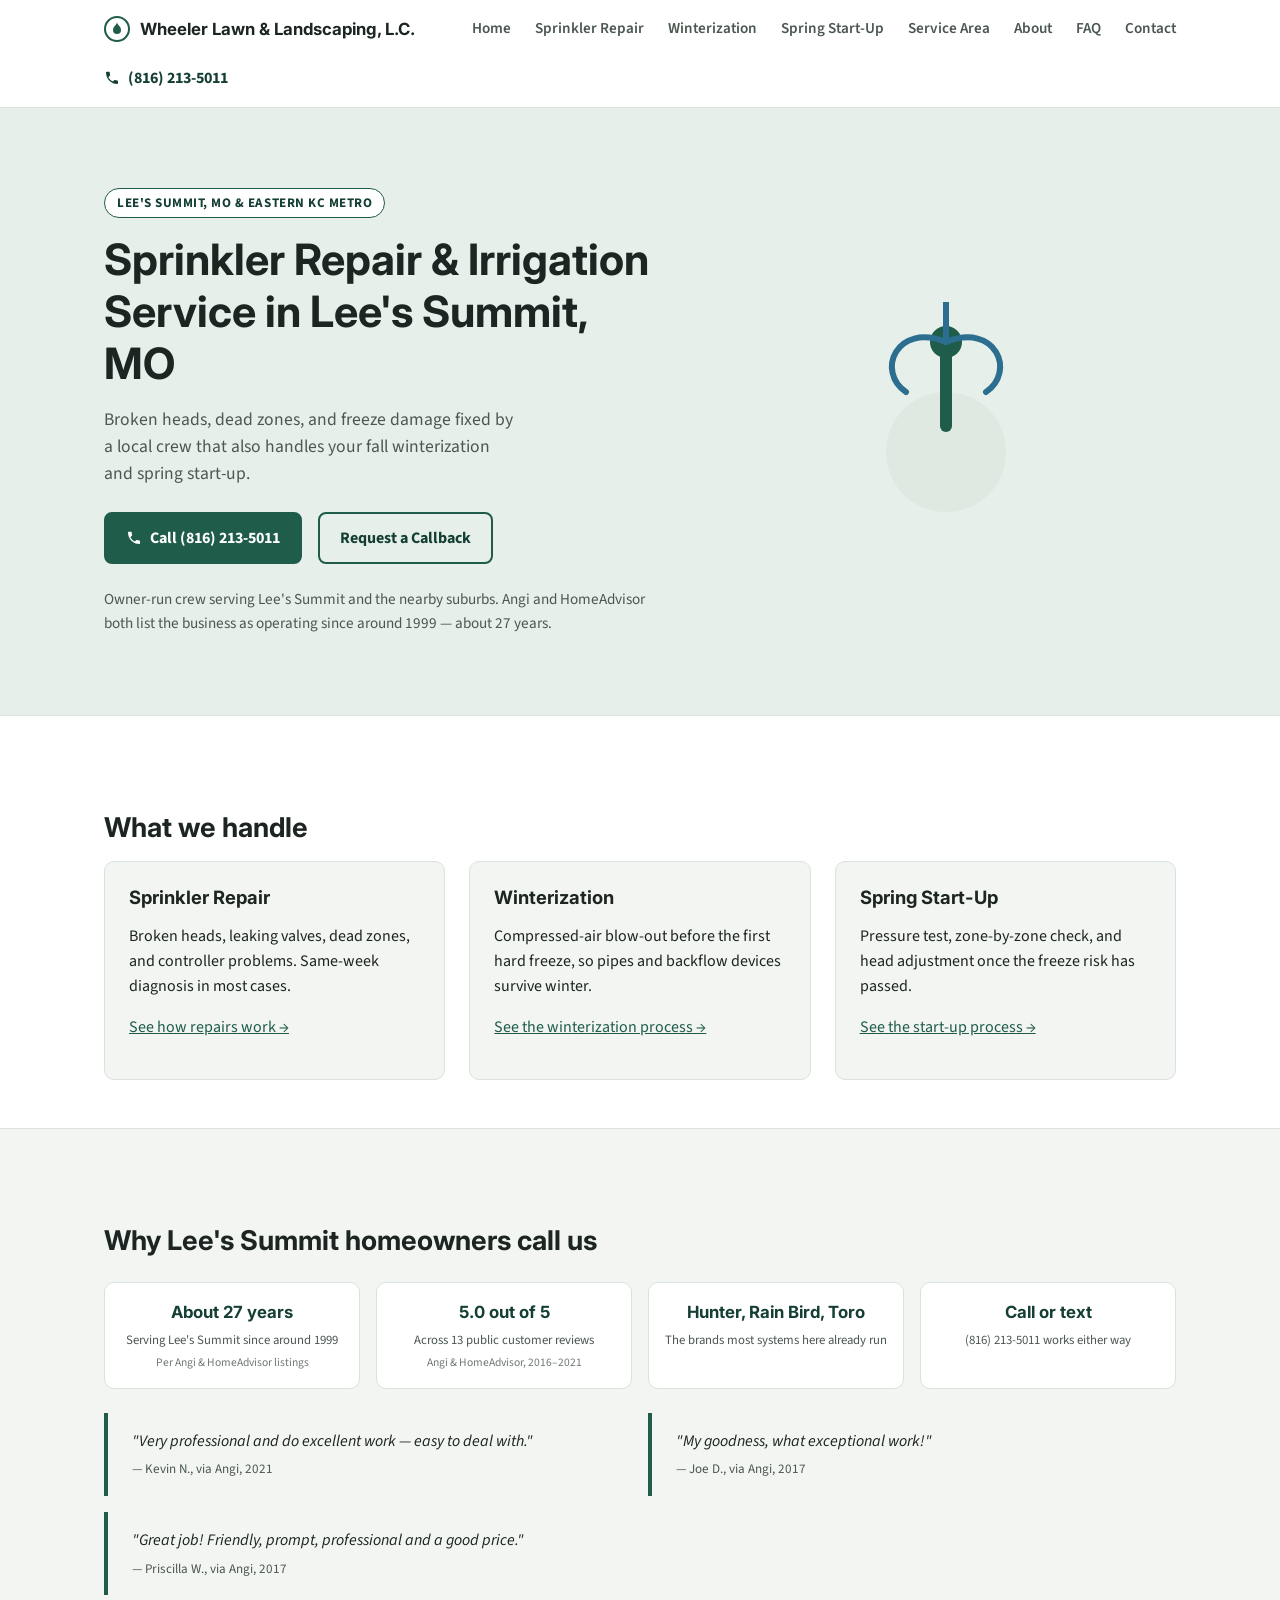
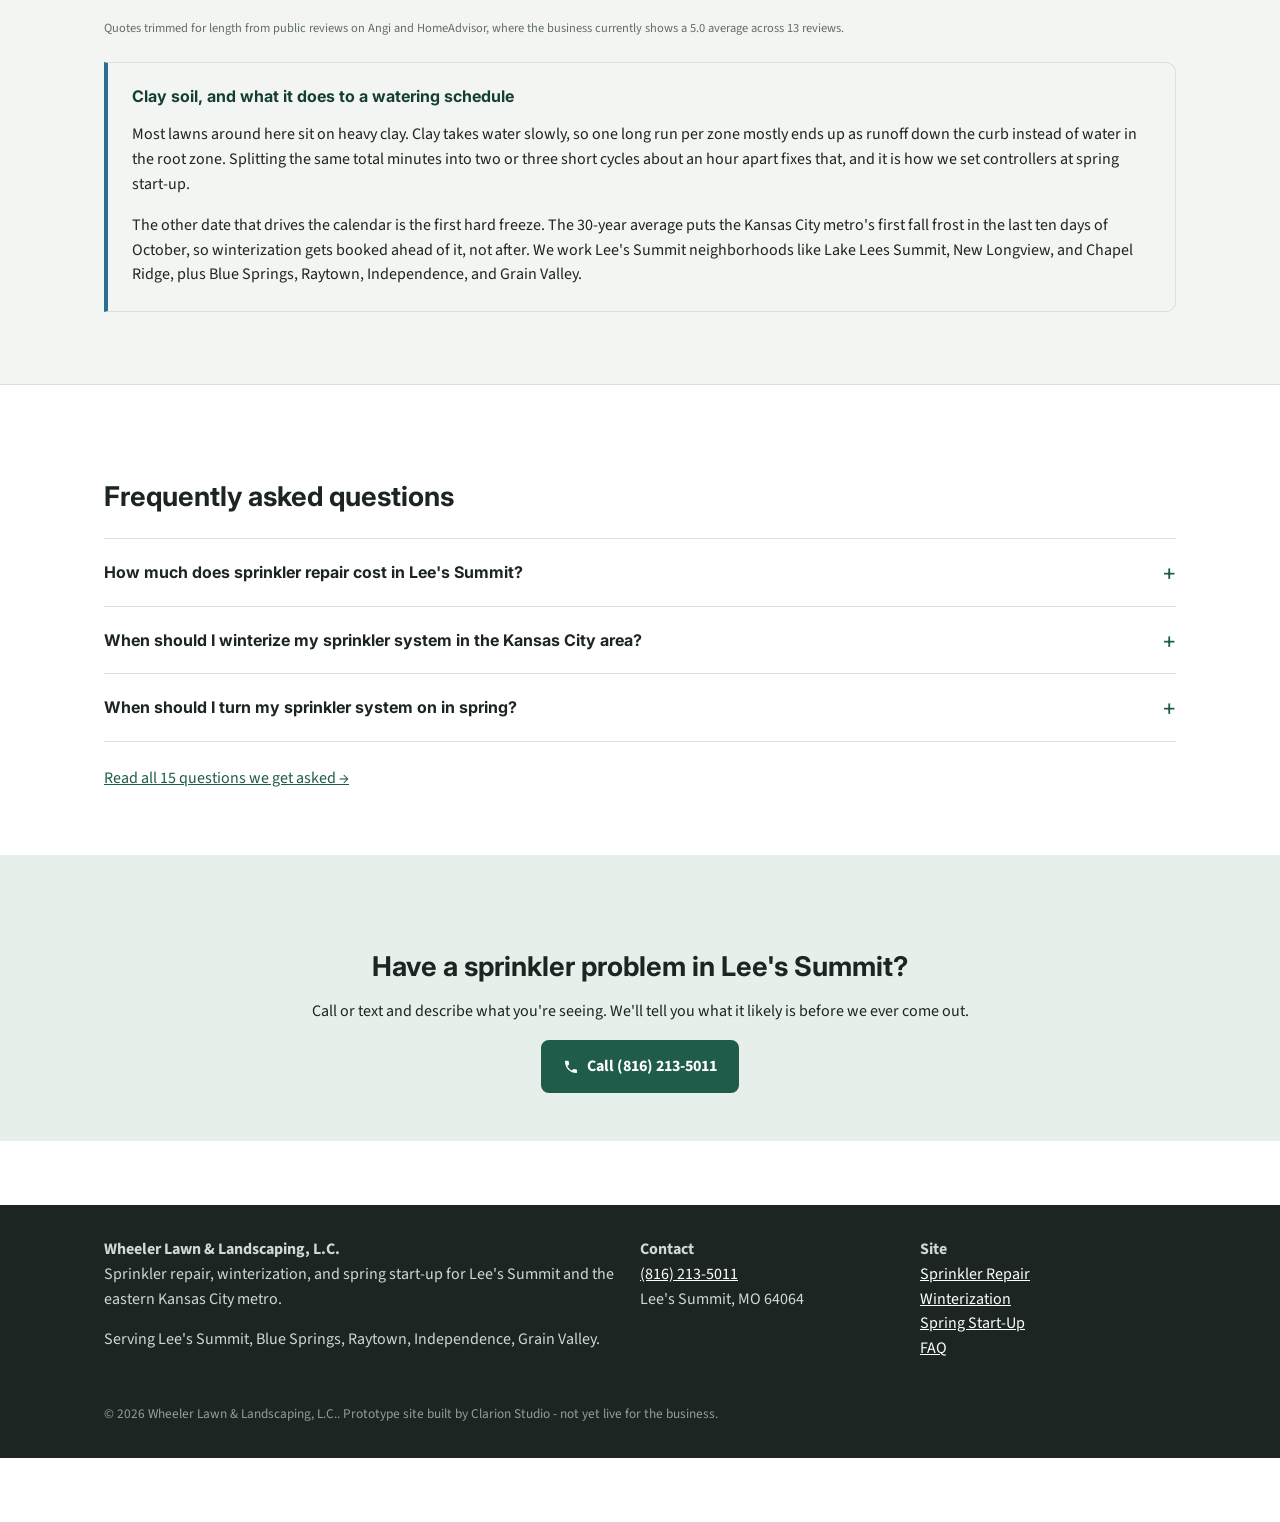
<file: index.html>
<!doctype html>
<html lang="en">
<head>
<meta charset="utf-8">
<title>Sprinkler Repair &amp; Irrigation | Lee's Summit, MO</title>
<meta name="description" content="Sprinkler repair, winterization, and spring start-up in Lee's Summit, MO. Local, owner-run crew serving the eastern Kansas City metro. Call (816) 213-5011.">
<meta name="viewport" content="width=device-width, initial-scale=1">
<link rel="canonical" href="https://wheeler-lawn-landscaping.pages.dev/index.html">
  <meta name="robots" content="noindex">
<link rel="preconnect" href="https://fonts.googleapis.com">
<link rel="preconnect" href="https://fonts.gstatic.com" crossorigin>
<link href="https://fonts.googleapis.com/css2?family=Inter:wght@600;700;800&amp;family=Source+Sans+3:wght@400;600&amp;display=swap" rel="stylesheet">
<link rel="stylesheet" href="/styles.css">
<script type="application/ld+json">
{
  "@context": "https://schema.org",
  "@graph": [
    {
      "@type": "HomeAndConstructionBusiness",
      "@id": "https://wheeler-lawn-landscaping.pages.dev/#business",
      "name": "Wheeler Lawn & Landscaping, L.C.",
      "telephone": "+18162135011",
      "url": "https://wheeler-lawn-landscaping.pages.dev/",
      "priceRange": "$$",
      "address": {
        "@type": "PostalAddress",
        "addressLocality": "Lee's Summit",
        "addressRegion": "MO",
        "postalCode": "64064",
        "addressCountry": "US"
      },
      "areaServed": [
        {
          "@type": "City",
          "name": "Lee's Summit"
        },
        {
          "@type": "City",
          "name": "Blue Springs"
        },
        {
          "@type": "City",
          "name": "Raytown"
        },
        {
          "@type": "City",
          "name": "Independence"
        },
        {
          "@type": "City",
          "name": "Grain Valley"
        }
      ]
    },
    {
      "@type": "WebSite",
      "@id": "https://wheeler-lawn-landscaping.pages.dev/#website",
      "url": "https://wheeler-lawn-landscaping.pages.dev/",
      "name": "Wheeler Lawn & Landscaping, L.C."
    },
    {
      "@type": "FAQPage",
      "@id": "https://wheeler-lawn-landscaping.pages.dev/#faq",
      "mainEntity": [
        {
          "@type": "Question",
          "name": "How much does sprinkler repair cost in Lee's Summit?",
          "acceptedAnswer": {
            "@type": "Answer",
            "text": "Most single-zone repairs, like a broken head or a stuck valve, run in the low hundreds including the trip. Bigger jobs, such as a mainline break or a controller replacement, cost more. We give a firm price after we see the system, not before."
          }
        },
        {
          "@type": "Question",
          "name": "When should I winterize my sprinkler system in the Kansas City area?",
          "acceptedAnswer": {
            "@type": "Answer",
            "text": "Get it done before the first hard freeze, typically mid-to-late October here. Water left in the pipes over winter expands as it freezes and cracks fittings and backflow devices underground, where you cannot see it happen."
          }
        },
        {
          "@type": "Question",
          "name": "When should I turn my sprinkler system on in spring?",
          "acceptedAnswer": {
            "@type": "Answer",
            "text": "Once overnight lows stay reliably above freezing, usually early-to-mid April in this area. Turning it on too early risks a late frost hitting water still in the lines. We check zones, heads, and pressure at start-up so nothing runs blind."
          }
        }
      ]
    }
  ]
}
</script>
</head>
<body>
<header class="site-header">
  <div class="wrap">
    <a class="brand" href="/index.html"><svg width="26" height="26" viewBox="0 0 26 26" fill="none" xmlns="http://www.w3.org/2000/svg" aria-hidden="true">
<circle cx="13" cy="13" r="12" stroke="#1f5c4a" stroke-width="2"/>
<path d="M13 6c0 3-4 4-4 8a4 4 0 0 0 8 0c0-4-4-5-4-8z" fill="#1f5c4a"/>
</svg><span>Wheeler Lawn &amp; Landscaping, L.C.</span></a>
    <nav class="primary" aria-label="Primary">
      <a href="/" aria-current="page">Home</a>
      <a href="/services/sprinkler-repair.html">Sprinkler Repair</a>
      <a href="/services/winterization.html">Winterization</a>
      <a href="/services/spring-startup.html">Spring Start-Up</a>
      <a href="/service-area.html">Service Area</a>
      <a href="/about.html">About</a>
      <a href="/faq.html">FAQ</a>
      <a href="/contact.html">Contact</a>
    </nav>
    <a class="header-phone" href="tel:+18162135011"><svg width="16" height="16" viewBox="0 0 24 24" fill="none" aria-hidden="true"><path d="M6.6 10.8c1.4 2.8 3.8 5.2 6.6 6.6l2.2-2.2c.3-.3.7-.4 1-.2 1.1.4 2.3.6 3.6.6.6 0 1 .4 1 1V20c0 .6-.4 1-1 1C10.9 21 3 13.1 3 3.6c0-.6.4-1 1-1H7.6c.6 0 1 .4 1 1 0 1.3.2 2.5.6 3.6.1.4 0 .8-.2 1L6.6 10.8z" fill="currentColor"/></svg>(816) 213-5011</a>
  </div>
</header>
<main>

<section class="hero">
  <div class="wrap">
    <div class="hero-copy">
      <span class="eyebrow">Lee's Summit, MO &amp; Eastern KC Metro</span>
      <h1>Sprinkler Repair &amp; Irrigation Service in Lee's Summit, MO</h1>
      <p class="lede">Broken heads, dead zones, and freeze damage fixed by a local crew that also handles your fall winterization and spring start-up.</p>
      <div class="hero-cta">
        <a class="btn btn-primary" href="tel:+18162135011"><svg width="16" height="16" viewBox="0 0 24 24" fill="none" aria-hidden="true"><path d="M6.6 10.8c1.4 2.8 3.8 5.2 6.6 6.6l2.2-2.2c.3-.3.7-.4 1-.2 1.1.4 2.3.6 3.6.6.6 0 1 .4 1 1V20c0 .6-.4 1-1 1C10.9 21 3 13.1 3 3.6c0-.6.4-1 1-1H7.6c.6 0 1 .4 1 1 0 1.3.2 2.5.6 3.6.1.4 0 .8-.2 1L6.6 10.8z" fill="currentColor"/></svg>Call (816) 213-5011</a>
        <a class="btn btn-secondary" href="/contact.html">Request a Callback</a>
      </div>
      <div class="proof-line">Owner-run crew serving Lee's Summit and the nearby suburbs. Angi and HomeAdvisor both list the business as operating since around 1999 &mdash; about 27 years.</div>
    </div>
    <div class="hero-art" aria-hidden="true">
      <svg width="220" height="220" viewBox="0 0 220 220" fill="none">
        <circle cx="110" cy="150" r="60" fill="#dfe9e2"/>
        <rect x="104" y="40" width="12" height="90" rx="6" fill="#1f5c4a"/>
        <circle cx="110" cy="40" r="16" fill="#1f5c4a"/>
        <path d="M110 40 C60 20 40 70 70 90" stroke="#2c6e8f" stroke-width="6" fill="none" stroke-linecap="round"/>
        <path d="M110 40 C160 20 180 70 150 90" stroke="#2c6e8f" stroke-width="6" fill="none" stroke-linecap="round"/>
        <path d="M110 40 C110 -6 110 -6 110 -6" stroke="#2c6e8f" stroke-width="6" fill="none" stroke-linecap="round"/>
      </svg>
    </div>
  </div>
</section>

<section class="section-pad">
  <div class="wrap">
    <h2>What we handle</h2>
    <div class="grid-3">
      <div class="card">
        <h3>Sprinkler Repair</h3>
        <p>Broken heads, leaking valves, dead zones, and controller problems. Same-week diagnosis in most cases.</p>
        <p><a href="/services/sprinkler-repair.html">See how repairs work &rarr;</a></p>
      </div>
      <div class="card">
        <h3>Winterization</h3>
        <p>Compressed-air blow-out before the first hard freeze, so pipes and backflow devices survive winter.</p>
        <p><a href="/services/winterization.html">See the winterization process &rarr;</a></p>
      </div>
      <div class="card">
        <h3>Spring Start-Up</h3>
        <p>Pressure test, zone-by-zone check, and head adjustment once the freeze risk has passed.</p>
        <p><a href="/services/spring-startup.html">See the start-up process &rarr;</a></p>
      </div>
    </div>
  </div>
</section>

<section class="section-pad" style="background:var(--paper-soft);border-top:1px solid var(--line);border-bottom:1px solid var(--line)">
  <div class="wrap">
    <h2>Why Lee's Summit homeowners call us</h2>
    <div class="trust-bar">
      <div class="trust-chip">
        <strong>About 27 years</strong>
        <span>Serving Lee's Summit since around 1999</span>
        <small>Per Angi &amp; HomeAdvisor listings</small>
      </div>
      <div class="trust-chip">
        <strong>5.0 out of 5</strong>
        <span>Across 13 public customer reviews</span>
        <small>Angi &amp; HomeAdvisor, 2016&ndash;2021</small>
      </div>
      <div class="trust-chip">
        <strong>Hunter, Rain Bird, Toro</strong>
        <span>The brands most systems here already run</span>
      </div>
      <div class="trust-chip">
        <strong>Call or text</strong>
        <span>(816) 213-5011 works either way</span>
      </div>
    </div>

    <div class="review-grid">
      <div class="review-card">
        <p>"Very professional and do excellent work &mdash; easy to deal with."</p>
        <cite>&mdash; Kevin N., via Angi, 2021</cite>
      </div>
      <div class="review-card">
        <p>"My goodness, what exceptional work!"</p>
        <cite>&mdash; Joe D., via Angi, 2017</cite>
      </div>
      <div class="review-card">
        <p>"Great job! Friendly, prompt, professional and a good price."</p>
        <cite>&mdash; Priscilla W., via Angi, 2017</cite>
      </div>
    </div>
    <p class="source-note">Quotes trimmed for length from public reviews on Angi and HomeAdvisor, where the business currently shows a 5.0 average across 13 reviews.</p>

    <div class="local-detail">
      <h3>Clay soil, and what it does to a watering schedule</h3>
      <p>Most lawns around here sit on heavy clay. Clay takes water slowly, so one long run per zone mostly ends up as runoff down the curb instead of water in the root zone. Splitting the same total minutes into two or three short cycles about an hour apart fixes that, and it is how we set controllers at spring start-up.</p>
      <p>The other date that drives the calendar is the first hard freeze. The 30-year average puts the Kansas City metro's first fall frost in the last ten days of October, so winterization gets booked ahead of it, not after. We work Lee's Summit neighborhoods like Lake Lees Summit, New Longview, and Chapel Ridge, plus Blue Springs, Raytown, Independence, and Grain Valley.</p>
    </div>
  </div>
</section>

<section class="section-pad">
  <div class="wrap">
    <h2>Frequently asked questions</h2>
    <div class="faq-accordion">
      <details class="faq-item">
        <summary>How much does sprinkler repair cost in Lee's Summit?</summary>
        <p class="answer">Most single-zone repairs, like a broken head or a stuck valve, run in the low hundreds including the trip. Bigger jobs, such as a mainline break or a controller replacement, cost more. We give a firm price after we see the system, not before.</p>
      </details>
      <details class="faq-item">
        <summary>When should I winterize my sprinkler system in the Kansas City area?</summary>
        <p class="answer">Get it done before the first hard freeze, typically mid-to-late October here. Water left in the pipes over winter expands as it freezes and cracks fittings and backflow devices underground, where you cannot see it happen.</p>
      </details>
      <details class="faq-item">
        <summary>When should I turn my sprinkler system on in spring?</summary>
        <p class="answer">Once overnight lows stay reliably above freezing, usually early-to-mid April in this area. Turning it on too early risks a late frost hitting water still in the lines. We check zones, heads, and pressure at start-up so nothing runs blind.</p>
      </details>
    </div>
    <p><a href="/faq.html">Read all 15 questions we get asked &rarr;</a></p>
  </div>
</section>

<section class="section-pad" style="background:var(--accent-soft)">
  <div class="wrap" style="text-align:center">
    <h2>Have a sprinkler problem in Lee's Summit?</h2>
    <p>Call or text and describe what you're seeing. We'll tell you what it likely is before we ever come out.</p>
    <a class="btn btn-primary" href="tel:+18162135011"><svg width="16" height="16" viewBox="0 0 24 24" fill="none" aria-hidden="true"><path d="M6.6 10.8c1.4 2.8 3.8 5.2 6.6 6.6l2.2-2.2c.3-.3.7-.4 1-.2 1.1.4 2.3.6 3.6.6.6 0 1 .4 1 1V20c0 .6-.4 1-1 1C10.9 21 3 13.1 3 3.6c0-.6.4-1 1-1H7.6c.6 0 1 .4 1 1 0 1.3.2 2.5.6 3.6.1.4 0 .8-.2 1L6.6 10.8z" fill="currentColor"/></svg>Call (816) 213-5011</a>
  </div>
</section>

</main>
<footer class="site-footer">
  <div class="wrap">
    <div class="foot-grid">
      <div>
        <strong>Wheeler Lawn &amp; Landscaping, L.C.</strong>
        <p>Sprinkler repair, winterization, and spring start-up for Lee's Summit and the eastern Kansas City metro.</p>
        <p>Serving Lee's Summit, Blue Springs, Raytown, Independence, Grain Valley.</p>
      </div>
      <div>
        <strong>Contact</strong>
        <p><a href="tel:+18162135011">(816) 213-5011</a><br>Lee's Summit, MO 64064</p>
      </div>
      <div>
        <strong>Site</strong>
        <p><a href="/services/sprinkler-repair.html">Sprinkler Repair</a><br>
        <a href="/services/winterization.html">Winterization</a><br>
        <a href="/services/spring-startup.html">Spring Start-Up</a><br>
        <a href="/faq.html">FAQ</a></p>
      </div>
    </div>
    <small>&copy; 2026 Wheeler Lawn &amp; Landscaping, L.C.. Prototype site built by Clarion Studio - not yet live for the business.</small>
  </div>
</footer>
<div class="call-bar">
  <div class="wrap">
    <a class="call" href="tel:+18162135011"><svg width="16" height="16" viewBox="0 0 24 24" fill="none" aria-hidden="true"><path d="M6.6 10.8c1.4 2.8 3.8 5.2 6.6 6.6l2.2-2.2c.3-.3.7-.4 1-.2 1.1.4 2.3.6 3.6.6.6 0 1 .4 1 1V20c0 .6-.4 1-1 1C10.9 21 3 13.1 3 3.6c0-.6.4-1 1-1H7.6c.6 0 1 .4 1 1 0 1.3.2 2.5.6 3.6.1.4 0 .8-.2 1L6.6 10.8z" fill="currentColor"/></svg>Call (816) 213-5011</a>
    <a class="text" href="tel:+18162135011"><svg width="16" height="16" viewBox="0 0 24 24" fill="none" aria-hidden="true"><path d="M4 4h16v12H7l-3 3V4z" fill="currentColor"/></svg>Text Us</a>
  </div>
</div>
</body>
</html>
</file>
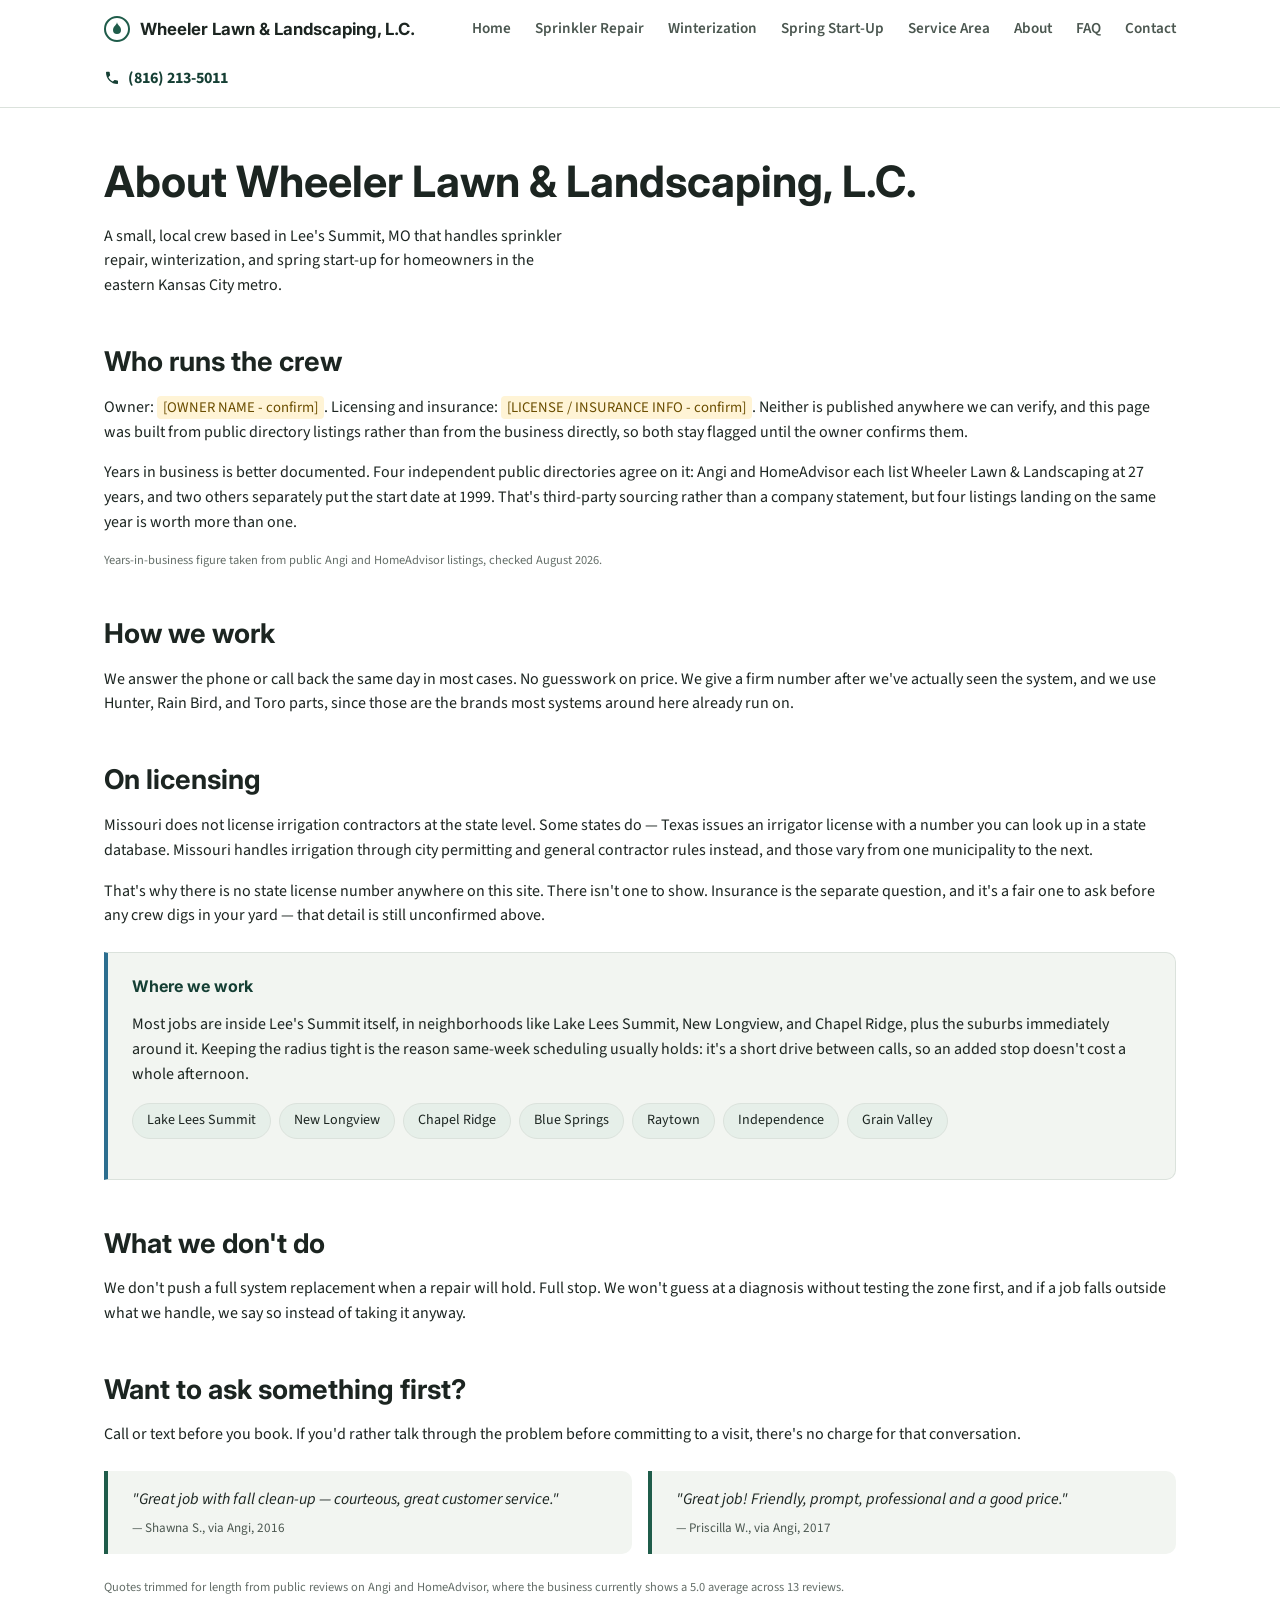
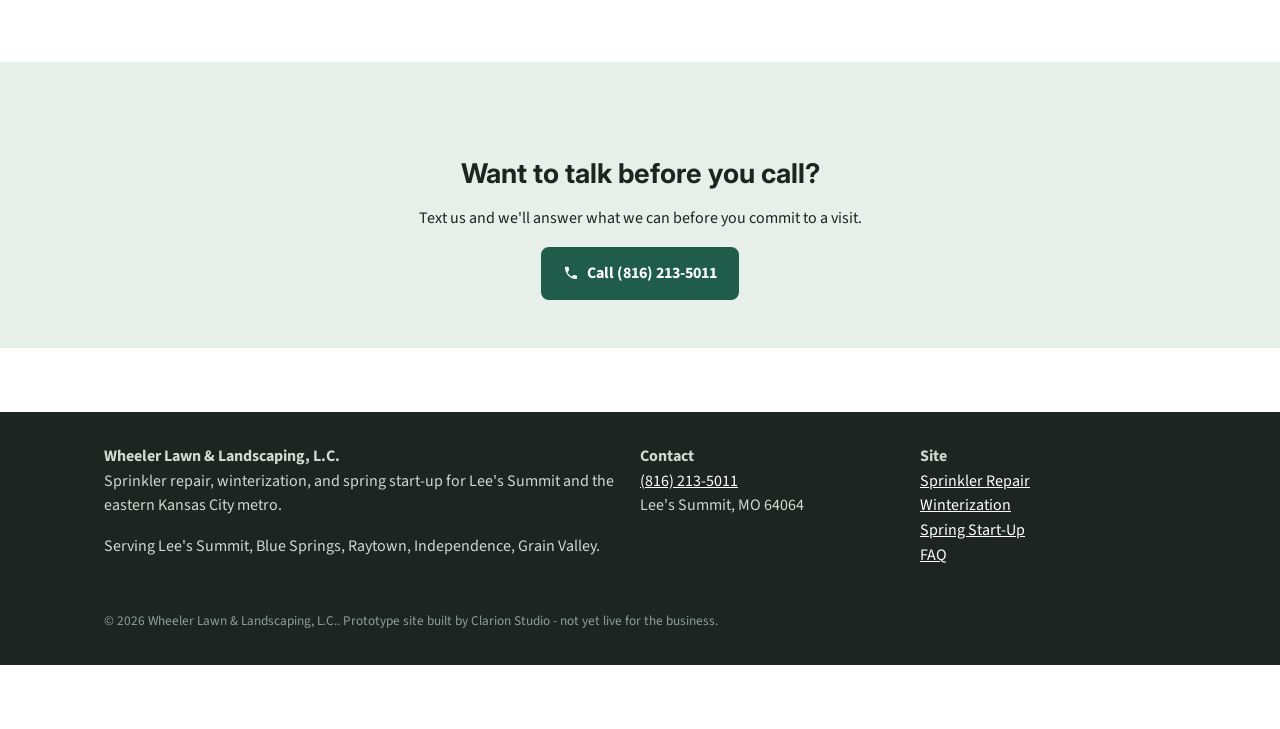
<file: about.html>
<!doctype html>
<html lang="en">
<head>
<meta charset="utf-8">
<title>About Wheeler Lawn & Landscaping, L.C. | Lee's Summit, MO</title>
<meta name="description" content="Wheeler Lawn & Landscaping is a local sprinkler repair and irrigation crew based in Lee's Summit, MO, serving the eastern Kansas City metro.">
<meta name="viewport" content="width=device-width, initial-scale=1">
<link rel="canonical" href="https://wheeler-lawn-landscaping.pages.dev/about.html">
  <meta name="robots" content="noindex">
<link rel="preconnect" href="https://fonts.googleapis.com">
<link rel="preconnect" href="https://fonts.gstatic.com" crossorigin>
<link href="https://fonts.googleapis.com/css2?family=Inter:wght@600;700;800&amp;family=Source+Sans+3:wght@400;600&amp;display=swap" rel="stylesheet">
<link rel="stylesheet" href="/styles.css">
<script type="application/ld+json">
{
  "@context": "https://schema.org",
  "@graph": [
    {
      "@type": "HomeAndConstructionBusiness",
      "@id": "https://wheeler-lawn-landscaping.pages.dev/#business",
      "name": "Wheeler Lawn & Landscaping, L.C.",
      "telephone": "+18162135011",
      "url": "https://wheeler-lawn-landscaping.pages.dev/",
      "priceRange": "$$",
      "address": {
        "@type": "PostalAddress",
        "addressLocality": "Lee's Summit",
        "addressRegion": "MO",
        "postalCode": "64064",
        "addressCountry": "US"
      },
      "areaServed": [
        {
          "@type": "City",
          "name": "Lee's Summit"
        },
        {
          "@type": "City",
          "name": "Blue Springs"
        },
        {
          "@type": "City",
          "name": "Raytown"
        },
        {
          "@type": "City",
          "name": "Independence"
        },
        {
          "@type": "City",
          "name": "Grain Valley"
        }
      ]
    }
  ]
}
</script>
</head>
<body>
<header class="site-header">
  <div class="wrap">
    <a class="brand" href="/index.html"><svg width="26" height="26" viewBox="0 0 26 26" fill="none" xmlns="http://www.w3.org/2000/svg" aria-hidden="true">
<circle cx="13" cy="13" r="12" stroke="#1f5c4a" stroke-width="2"/>
<path d="M13 6c0 3-4 4-4 8a4 4 0 0 0 8 0c0-4-4-5-4-8z" fill="#1f5c4a"/>
</svg><span>Wheeler Lawn &amp; Landscaping, L.C.</span></a>
    <nav class="primary" aria-label="Primary">
      <a href="/">Home</a>
      <a href="/services/sprinkler-repair.html">Sprinkler Repair</a>
      <a href="/services/winterization.html">Winterization</a>
      <a href="/services/spring-startup.html">Spring Start-Up</a>
      <a href="/service-area.html">Service Area</a>
      <a href="/about.html" aria-current="page">About</a>
      <a href="/faq.html">FAQ</a>
      <a href="/contact.html">Contact</a>
    </nav>
    <a class="header-phone" href="tel:+18162135011"><svg width="16" height="16" viewBox="0 0 24 24" fill="none" aria-hidden="true"><path d="M6.6 10.8c1.4 2.8 3.8 5.2 6.6 6.6l2.2-2.2c.3-.3.7-.4 1-.2 1.1.4 2.3.6 3.6.6.6 0 1 .4 1 1V20c0 .6-.4 1-1 1C10.9 21 3 13.1 3 3.6c0-.6.4-1 1-1H7.6c.6 0 1 .4 1 1 0 1.3.2 2.5.6 3.6.1.4 0 .8-.2 1L6.6 10.8z" fill="currentColor"/></svg>(816) 213-5011</a>
  </div>
</header>
<main>

<section class="section-pad">
  <div class="wrap">
    <h1>About Wheeler Lawn &amp; Landscaping, L.C.</h1>
    <p class="lede" style="max-width:60ch">A small, local crew based in Lee's Summit, MO that handles sprinkler repair, winterization, and spring start-up for homeowners in the eastern Kansas City metro.</p>

    <h2>Who runs the crew</h2>
    <p>Owner: <span class="tbd">[OWNER NAME - confirm]</span>. Licensing and insurance: <span class="tbd">[LICENSE / INSURANCE INFO - confirm]</span>. Neither is published anywhere we can verify, and this page was built from public directory listings rather than from the business directly, so both stay flagged until the owner confirms them.</p>
    <p>Years in business is better documented. Four independent public directories agree on it: Angi and HomeAdvisor each list Wheeler Lawn &amp; Landscaping at 27 years, and two others separately put the start date at 1999. That's third-party sourcing rather than a company statement, but four listings landing on the same year is worth more than one.</p>
    <p class="source-note">Years-in-business figure taken from public Angi and HomeAdvisor listings, checked August 2026.</p>

    <h2>How we work</h2>
    <p>We answer the phone or call back the same day in most cases. No guesswork on price. We give a firm number after we've actually seen the system, and we use Hunter, Rain Bird, and Toro parts, since those are the brands most systems around here already run on.</p>

    <h2>On licensing</h2>
    <p>Missouri does not license irrigation contractors at the state level. Some states do &mdash; Texas issues an irrigator license with a number you can look up in a state database. Missouri handles irrigation through city permitting and general contractor rules instead, and those vary from one municipality to the next.</p>
    <p>That's why there is no state license number anywhere on this site. There isn't one to show. Insurance is the separate question, and it's a fair one to ask before any crew digs in your yard &mdash; that detail is still unconfirmed above.</p>

    <div class="local-detail">
      <h3>Where we work</h3>
      <p>Most jobs are inside Lee's Summit itself, in neighborhoods like Lake Lees Summit, New Longview, and Chapel Ridge, plus the suburbs immediately around it. Keeping the radius tight is the reason same-week scheduling usually holds: it's a short drive between calls, so an added stop doesn't cost a whole afternoon.</p>
      <div class="chip-list">
        <span class="chip">Lake Lees Summit</span>
        <span class="chip">New Longview</span>
        <span class="chip">Chapel Ridge</span>
        <span class="chip">Blue Springs</span>
        <span class="chip">Raytown</span>
        <span class="chip">Independence</span>
        <span class="chip">Grain Valley</span>
      </div>
    </div>

    <h2>What we don't do</h2>
    <p>We don't push a full system replacement when a repair will hold. Full stop. We won't guess at a diagnosis without testing the zone first, and if a job falls outside what we handle, we say so instead of taking it anyway.</p>

    <h2>Want to ask something first?</h2>
    <p>Call or text before you book. If you'd rather talk through the problem before committing to a visit, there's no charge for that conversation.</p>

    <div class="review-grid">
      <div class="review-card">
        <p>"Great job with fall clean-up &mdash; courteous, great customer service."</p>
        <cite>&mdash; Shawna S., via Angi, 2016</cite>
      </div>
      <div class="review-card">
        <p>"Great job! Friendly, prompt, professional and a good price."</p>
        <cite>&mdash; Priscilla W., via Angi, 2017</cite>
      </div>
    </div>
    <p class="source-note">Quotes trimmed for length from public reviews on Angi and HomeAdvisor, where the business currently shows a 5.0 average across 13 reviews.</p>
  </div>
</section>
<section class="section-pad" style="background:var(--accent-soft)">
  <div class="wrap" style="text-align:center">
    <h2>Want to talk before you call?</h2>
    <p>Text us and we'll answer what we can before you commit to a visit.</p>
    <a class="btn btn-primary" href="tel:+18162135011"><svg width="16" height="16" viewBox="0 0 24 24" fill="none" aria-hidden="true"><path d="M6.6 10.8c1.4 2.8 3.8 5.2 6.6 6.6l2.2-2.2c.3-.3.7-.4 1-.2 1.1.4 2.3.6 3.6.6.6 0 1 .4 1 1V20c0 .6-.4 1-1 1C10.9 21 3 13.1 3 3.6c0-.6.4-1 1-1H7.6c.6 0 1 .4 1 1 0 1.3.2 2.5.6 3.6.1.4 0 .8-.2 1L6.6 10.8z" fill="currentColor"/></svg>Call (816) 213-5011</a>
  </div>
</section>

</main>
<footer class="site-footer">
  <div class="wrap">
    <div class="foot-grid">
      <div>
        <strong>Wheeler Lawn &amp; Landscaping, L.C.</strong>
        <p>Sprinkler repair, winterization, and spring start-up for Lee's Summit and the eastern Kansas City metro.</p>
        <p>Serving Lee's Summit, Blue Springs, Raytown, Independence, Grain Valley.</p>
      </div>
      <div>
        <strong>Contact</strong>
        <p><a href="tel:+18162135011">(816) 213-5011</a><br>Lee's Summit, MO 64064</p>
      </div>
      <div>
        <strong>Site</strong>
        <p><a href="/services/sprinkler-repair.html">Sprinkler Repair</a><br>
        <a href="/services/winterization.html">Winterization</a><br>
        <a href="/services/spring-startup.html">Spring Start-Up</a><br>
        <a href="/faq.html">FAQ</a></p>
      </div>
    </div>
    <small>&copy; 2026 Wheeler Lawn &amp; Landscaping, L.C.. Prototype site built by Clarion Studio - not yet live for the business.</small>
  </div>
</footer>
<div class="call-bar">
  <div class="wrap">
    <a class="call" href="tel:+18162135011"><svg width="16" height="16" viewBox="0 0 24 24" fill="none" aria-hidden="true"><path d="M6.6 10.8c1.4 2.8 3.8 5.2 6.6 6.6l2.2-2.2c.3-.3.7-.4 1-.2 1.1.4 2.3.6 3.6.6.6 0 1 .4 1 1V20c0 .6-.4 1-1 1C10.9 21 3 13.1 3 3.6c0-.6.4-1 1-1H7.6c.6 0 1 .4 1 1 0 1.3.2 2.5.6 3.6.1.4 0 .8-.2 1L6.6 10.8z" fill="currentColor"/></svg>Call (816) 213-5011</a>
    <a class="text" href="tel:+18162135011"><svg width="16" height="16" viewBox="0 0 24 24" fill="none" aria-hidden="true"><path d="M4 4h16v12H7l-3 3V4z" fill="currentColor"/></svg>Text Us</a>
  </div>
</div>
</body>
</html>
</file>
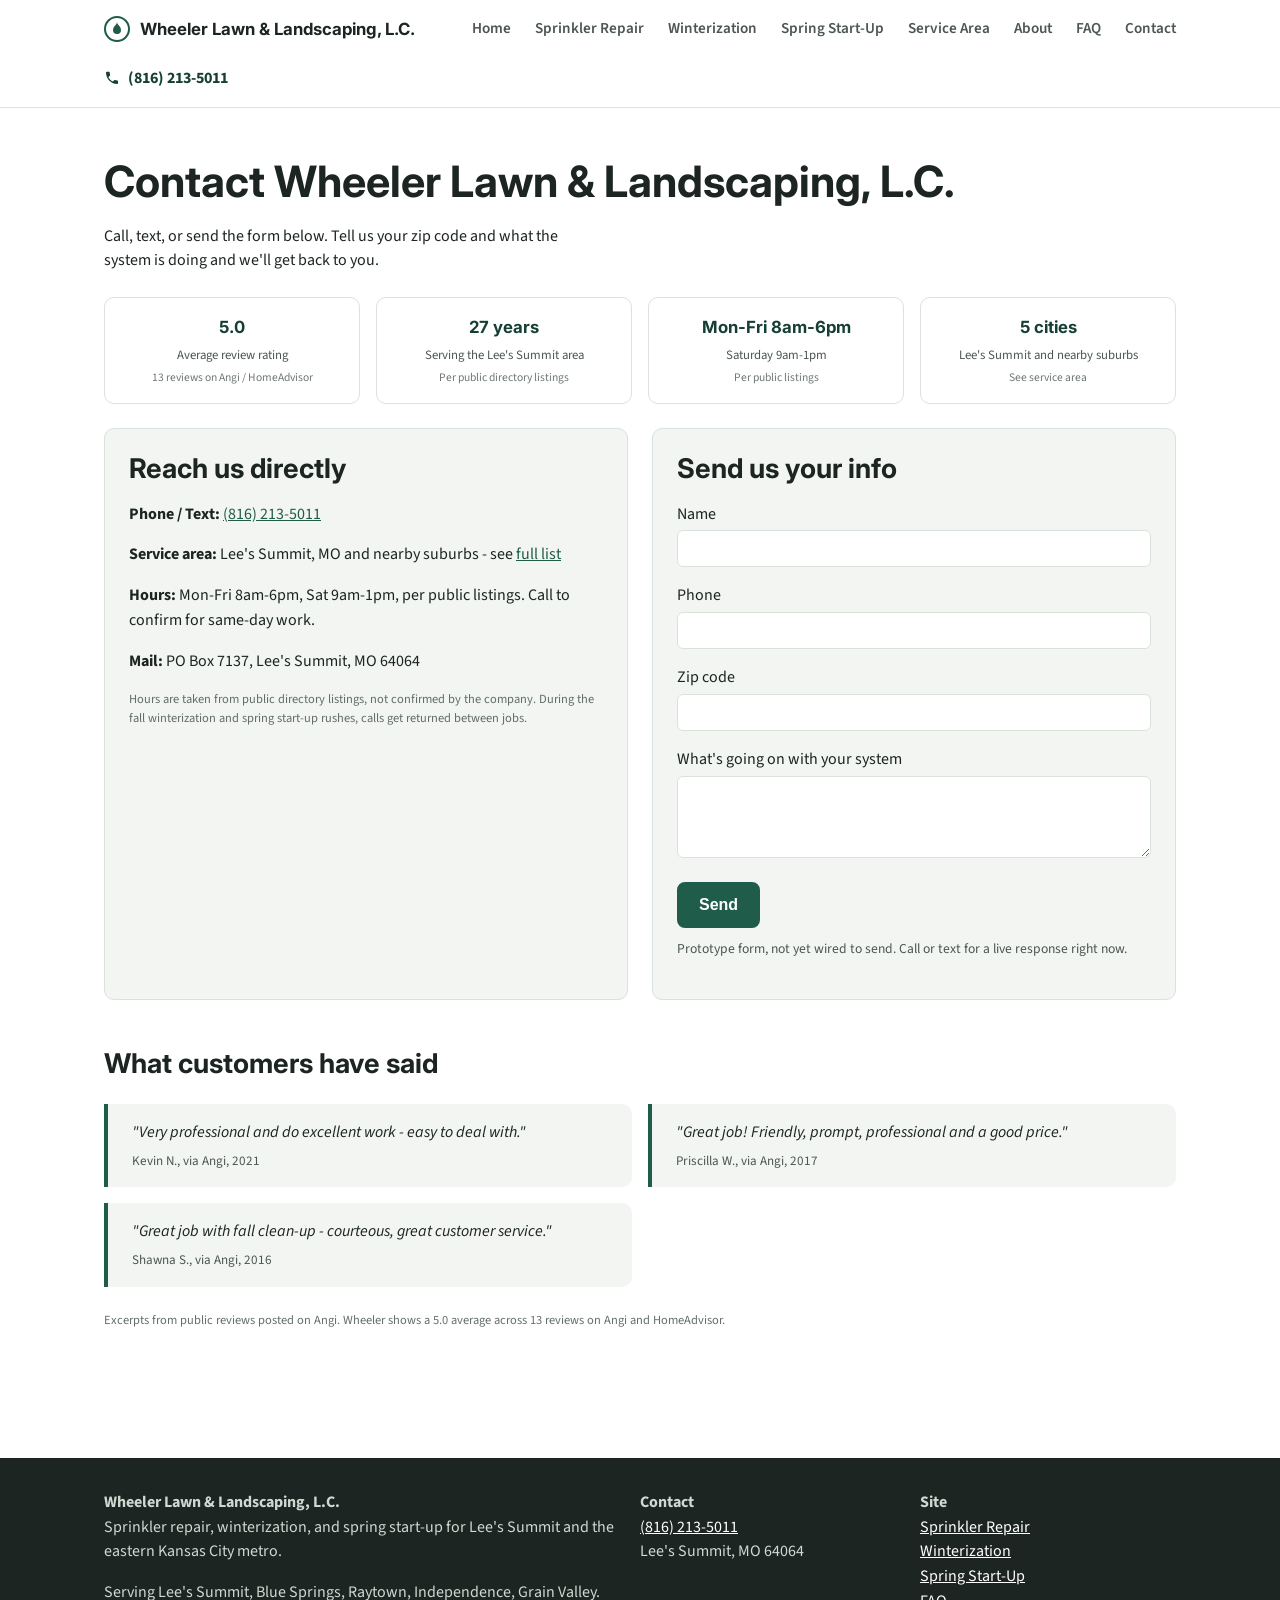
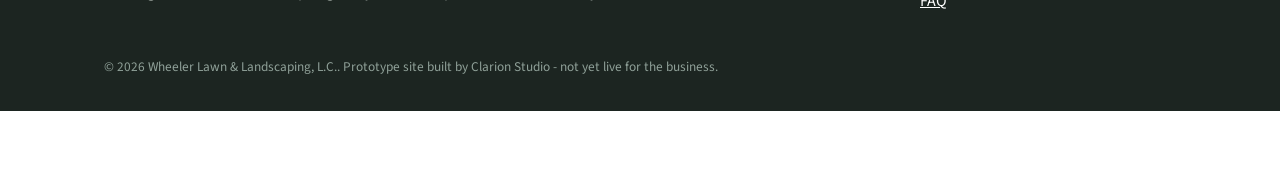
<file: contact.html>
<!doctype html>
<html lang="en">
<head>
<meta charset="utf-8">
<title>Contact Wheeler Lawn & Landscaping, L.C. | Lee's Summit, MO</title>
<meta name="description" content="Call, text, or send your zip code and issue to Wheeler Lawn & Landscaping for sprinkler repair or irrigation service in Lee's Summit, MO.">
<meta name="viewport" content="width=device-width, initial-scale=1">
<link rel="canonical" href="https://wheeler-lawn-landscaping.pages.dev/contact.html">
  <meta name="robots" content="noindex">
<link rel="preconnect" href="https://fonts.googleapis.com">
<link rel="preconnect" href="https://fonts.gstatic.com" crossorigin>
<link href="https://fonts.googleapis.com/css2?family=Inter:wght@600;700;800&amp;family=Source+Sans+3:wght@400;600&amp;display=swap" rel="stylesheet">
<link rel="stylesheet" href="/styles.css">
<script type="application/ld+json">
{
  "@context": "https://schema.org",
  "@graph": [
    {
      "@type": "HomeAndConstructionBusiness",
      "@id": "https://wheeler-lawn-landscaping.pages.dev/#business",
      "name": "Wheeler Lawn & Landscaping, L.C.",
      "telephone": "+18162135011",
      "url": "https://wheeler-lawn-landscaping.pages.dev/",
      "priceRange": "$$",
      "address": {
        "@type": "PostalAddress",
        "addressLocality": "Lee's Summit",
        "addressRegion": "MO",
        "postalCode": "64064",
        "addressCountry": "US"
      },
      "areaServed": [
        {
          "@type": "City",
          "name": "Lee's Summit"
        },
        {
          "@type": "City",
          "name": "Blue Springs"
        },
        {
          "@type": "City",
          "name": "Raytown"
        },
        {
          "@type": "City",
          "name": "Independence"
        },
        {
          "@type": "City",
          "name": "Grain Valley"
        }
      ]
    }
  ]
}
</script>
</head>
<body>
<header class="site-header">
  <div class="wrap">
    <a class="brand" href="/index.html"><svg width="26" height="26" viewBox="0 0 26 26" fill="none" xmlns="http://www.w3.org/2000/svg" aria-hidden="true">
<circle cx="13" cy="13" r="12" stroke="#1f5c4a" stroke-width="2"/>
<path d="M13 6c0 3-4 4-4 8a4 4 0 0 0 8 0c0-4-4-5-4-8z" fill="#1f5c4a"/>
</svg><span>Wheeler Lawn &amp; Landscaping, L.C.</span></a>
    <nav class="primary" aria-label="Primary">
      <a href="/">Home</a>
      <a href="/services/sprinkler-repair.html">Sprinkler Repair</a>
      <a href="/services/winterization.html">Winterization</a>
      <a href="/services/spring-startup.html">Spring Start-Up</a>
      <a href="/service-area.html">Service Area</a>
      <a href="/about.html">About</a>
      <a href="/faq.html">FAQ</a>
      <a href="/contact.html" aria-current="page">Contact</a>
    </nav>
    <a class="header-phone" href="tel:+18162135011"><svg width="16" height="16" viewBox="0 0 24 24" fill="none" aria-hidden="true"><path d="M6.6 10.8c1.4 2.8 3.8 5.2 6.6 6.6l2.2-2.2c.3-.3.7-.4 1-.2 1.1.4 2.3.6 3.6.6.6 0 1 .4 1 1V20c0 .6-.4 1-1 1C10.9 21 3 13.1 3 3.6c0-.6.4-1 1-1H7.6c.6 0 1 .4 1 1 0 1.3.2 2.5.6 3.6.1.4 0 .8-.2 1L6.6 10.8z" fill="currentColor"/></svg>(816) 213-5011</a>
  </div>
</header>
<main>

<section class="section-pad">
  <div class="wrap">
    <h1>Contact Wheeler Lawn &amp; Landscaping, L.C.</h1>
    <p class="lede" style="max-width:60ch">Call, text, or send the form below. Tell us your zip code and what the system is doing and we'll get back to you.</p>

    <div class="trust-bar">
      <div class="trust-chip"><strong>5.0</strong><span>Average review rating</span><small>13 reviews on Angi / HomeAdvisor</small></div>
      <div class="trust-chip"><strong>27 years</strong><span>Serving the Lee's Summit area</span><small>Per public directory listings</small></div>
      <div class="trust-chip"><strong>Mon-Fri 8am-6pm</strong><span>Saturday 9am-1pm</span><small>Per public listings</small></div>
      <div class="trust-chip"><strong>5 cities</strong><span>Lee's Summit and nearby suburbs</span><small>See service area</small></div>
    </div>

    <div class="grid-2">
      <div class="card">
        <h2 style="margin-top:0">Reach us directly</h2>
        <p><strong>Phone / Text:</strong> <a href="tel:+18162135011">(816) 213-5011</a></p>
        <p><strong>Service area:</strong> Lee's Summit, MO and nearby suburbs - see <a href="/service-area.html">full list</a></p>
        <p><strong>Hours:</strong> Mon-Fri 8am-6pm, Sat 9am-1pm, per public listings. Call to confirm for same-day work.</p>
        <p><strong>Mail:</strong> PO Box 7137, Lee's Summit, MO 64064</p>
        <p class="source-note">Hours are taken from public directory listings, not confirmed by the company. During the fall winterization and spring start-up rushes, calls get returned between jobs.</p>
      </div>
      <div class="card">
        <h2 style="margin-top:0">Send us your info</h2>
        <form action="#" method="get">
          <p><label for="name">Name</label><br>
          <input id="name" name="name" type="text" required style="width:100%;padding:10px;border:1px solid var(--line);border-radius:6px;margin-top:4px"></p>
          <p><label for="phone">Phone</label><br>
          <input id="phone" name="phone" type="tel" required style="width:100%;padding:10px;border:1px solid var(--line);border-radius:6px;margin-top:4px"></p>
          <p><label for="zip">Zip code</label><br>
          <input id="zip" name="zip" type="text" required style="width:100%;padding:10px;border:1px solid var(--line);border-radius:6px;margin-top:4px"></p>
          <p><label for="issue">What's going on with your system</label><br>
          <textarea id="issue" name="issue" rows="4" style="width:100%;padding:10px;border:1px solid var(--line);border-radius:6px;margin-top:4px"></textarea></p>
          <button class="btn btn-primary" type="submit">Send</button>
        </form>
        <p style="font-size:.85rem;color:var(--ink-soft);margin-top:10px">Prototype form, not yet wired to send. Call or text for a live response right now.</p>
      </div>
    </div>

    <h2>What customers have said</h2>
    <div class="review-grid">
      <div class="review-card">
        <p>"Very professional and do excellent work - easy to deal with."</p>
        <cite>Kevin N., via Angi, 2021</cite>
      </div>
      <div class="review-card">
        <p>"Great job! Friendly, prompt, professional and a good price."</p>
        <cite>Priscilla W., via Angi, 2017</cite>
      </div>
      <div class="review-card">
        <p>"Great job with fall clean-up - courteous, great customer service."</p>
        <cite>Shawna S., via Angi, 2016</cite>
      </div>
    </div>
    <p class="source-note">Excerpts from public reviews posted on Angi. Wheeler shows a 5.0 average across 13 reviews on Angi and HomeAdvisor.</p>
  </div>
</section>

</main>
<footer class="site-footer">
  <div class="wrap">
    <div class="foot-grid">
      <div>
        <strong>Wheeler Lawn &amp; Landscaping, L.C.</strong>
        <p>Sprinkler repair, winterization, and spring start-up for Lee's Summit and the eastern Kansas City metro.</p>
        <p>Serving Lee's Summit, Blue Springs, Raytown, Independence, Grain Valley.</p>
      </div>
      <div>
        <strong>Contact</strong>
        <p><a href="tel:+18162135011">(816) 213-5011</a><br>Lee's Summit, MO 64064</p>
      </div>
      <div>
        <strong>Site</strong>
        <p><a href="/services/sprinkler-repair.html">Sprinkler Repair</a><br>
        <a href="/services/winterization.html">Winterization</a><br>
        <a href="/services/spring-startup.html">Spring Start-Up</a><br>
        <a href="/faq.html">FAQ</a></p>
      </div>
    </div>
    <small>&copy; 2026 Wheeler Lawn &amp; Landscaping, L.C.. Prototype site built by Clarion Studio - not yet live for the business.</small>
  </div>
</footer>
<div class="call-bar">
  <div class="wrap">
    <a class="call" href="tel:+18162135011"><svg width="16" height="16" viewBox="0 0 24 24" fill="none" aria-hidden="true"><path d="M6.6 10.8c1.4 2.8 3.8 5.2 6.6 6.6l2.2-2.2c.3-.3.7-.4 1-.2 1.1.4 2.3.6 3.6.6.6 0 1 .4 1 1V20c0 .6-.4 1-1 1C10.9 21 3 13.1 3 3.6c0-.6.4-1 1-1H7.6c.6 0 1 .4 1 1 0 1.3.2 2.5.6 3.6.1.4 0 .8-.2 1L6.6 10.8z" fill="currentColor"/></svg>Call (816) 213-5011</a>
    <a class="text" href="tel:+18162135011"><svg width="16" height="16" viewBox="0 0 24 24" fill="none" aria-hidden="true"><path d="M4 4h16v12H7l-3 3V4z" fill="currentColor"/></svg>Text Us</a>
  </div>
</div>
</body>
</html>
</file>
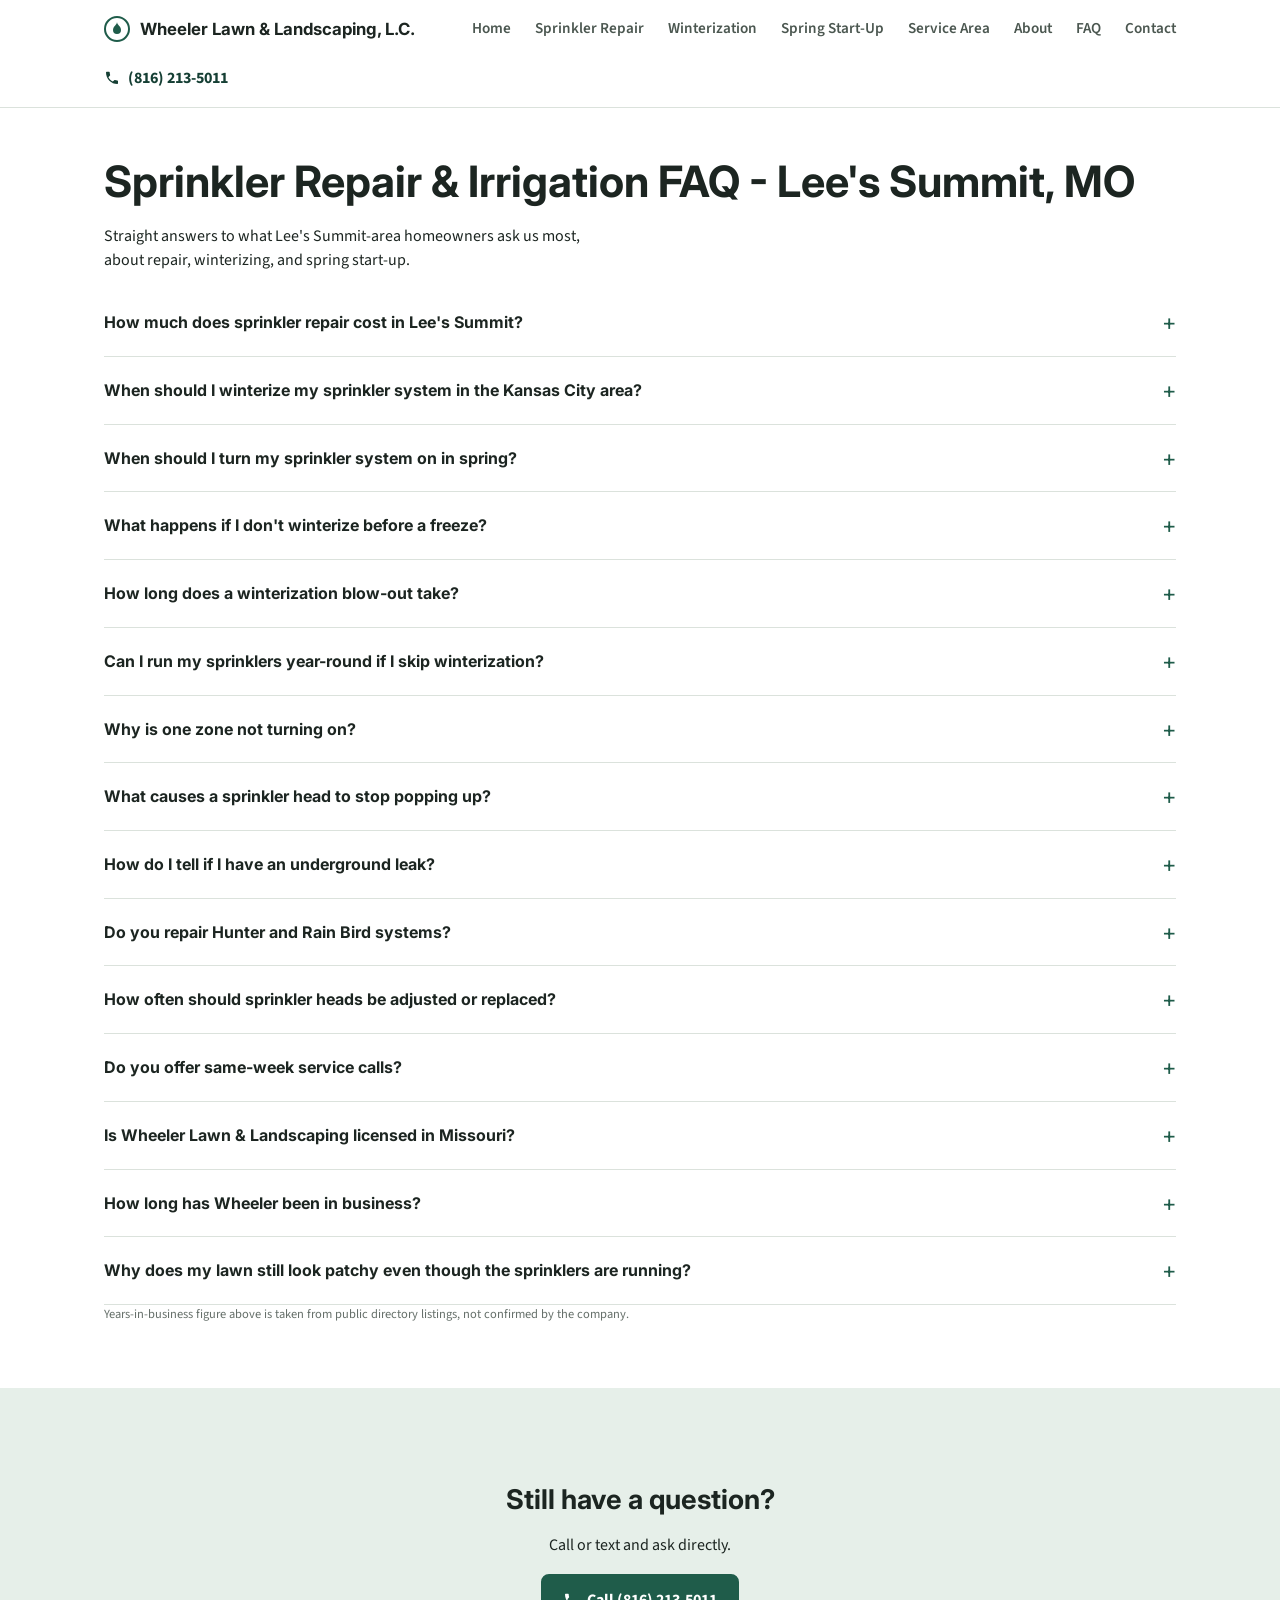
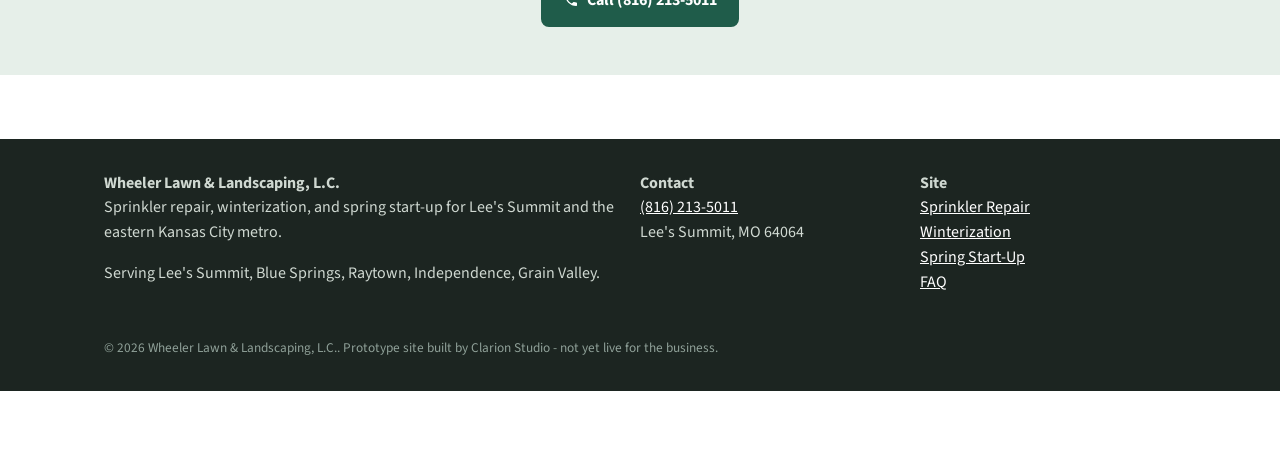
<file: faq.html>
<!doctype html>
<html lang="en">
<head>
<meta charset="utf-8">
<title>Sprinkler Repair FAQ | Lee's Summit, MO</title>
<meta name="description" content="Answers to the sprinkler repair, winterization, and spring start-up questions Lee's Summit, MO homeowners ask most, from Wheeler Lawn & Landscaping.">
<meta name="viewport" content="width=device-width, initial-scale=1">
<link rel="canonical" href="https://wheeler-lawn-landscaping.pages.dev/faq.html">
  <meta name="robots" content="noindex">
<link rel="preconnect" href="https://fonts.googleapis.com">
<link rel="preconnect" href="https://fonts.gstatic.com" crossorigin>
<link href="https://fonts.googleapis.com/css2?family=Inter:wght@600;700;800&amp;family=Source+Sans+3:wght@400;600&amp;display=swap" rel="stylesheet">
<link rel="stylesheet" href="/styles.css">
<script type="application/ld+json">
{
  "@context": "https://schema.org",
  "@graph": [
    {
      "@type": "HomeAndConstructionBusiness",
      "@id": "https://wheeler-lawn-landscaping.pages.dev/#business",
      "name": "Wheeler Lawn & Landscaping, L.C.",
      "telephone": "+18162135011",
      "url": "https://wheeler-lawn-landscaping.pages.dev/",
      "priceRange": "$$",
      "address": {
        "@type": "PostalAddress",
        "addressLocality": "Lee's Summit",
        "addressRegion": "MO",
        "postalCode": "64064",
        "addressCountry": "US"
      },
      "areaServed": [
        {
          "@type": "City",
          "name": "Lee's Summit"
        },
        {
          "@type": "City",
          "name": "Blue Springs"
        },
        {
          "@type": "City",
          "name": "Raytown"
        },
        {
          "@type": "City",
          "name": "Independence"
        },
        {
          "@type": "City",
          "name": "Grain Valley"
        }
      ]
    },
    {
      "@type": "FAQPage",
      "@id": "https://wheeler-lawn-landscaping.pages.dev/faq.html#faq",
      "mainEntity": [
        {
          "@type": "Question",
          "name": "How much does sprinkler repair cost in Lee's Summit?",
          "acceptedAnswer": {
            "@type": "Answer",
            "text": "Most single-zone repairs, like a broken head or a stuck valve, run in the low hundreds including the trip. Bigger jobs, such as a mainline break or a controller replacement, cost more. We give a firm price after we see the system, not before."
          }
        },
        {
          "@type": "Question",
          "name": "When should I winterize my sprinkler system in the Kansas City area?",
          "acceptedAnswer": {
            "@type": "Answer",
            "text": "Before the first hard freeze, which typically lands mid-to-late October in this part of Missouri. Frost dates shift year to year, so we watch the forecast and book by neighborhood rather than a single fixed calendar date."
          }
        },
        {
          "@type": "Question",
          "name": "When should I turn my sprinkler system on in spring?",
          "acceptedAnswer": {
            "@type": "Answer",
            "text": "Once overnight lows are reliably staying above freezing, which is usually early-to-mid April around Lee's Summit. Turning the water back on before then risks a late frost catching water in the lines again, undoing the point of winterizing."
          }
        },
        {
          "@type": "Question",
          "name": "What happens if I don't winterize before a freeze?",
          "acceptedAnswer": {
            "@type": "Answer",
            "text": "Water trapped in the pipes, valves, and backflow device expands as it freezes and cracks the fittings where you can't see it happen. You often don't find out until spring start-up, when a cracked line means a repair bill instead of a routine turn-on."
          }
        },
        {
          "@type": "Question",
          "name": "How long does a winterization blow-out take?",
          "acceptedAnswer": {
            "@type": "Answer",
            "text": "Usually 20 to 30 minutes for a typical residential system. We shut off the water supply, connect an air compressor, and blow each zone clear in sequence, then drain and insulate the backflow device."
          }
        },
        {
          "@type": "Question",
          "name": "Can I run my sprinklers year-round if I skip winterization?",
          "acceptedAnswer": {
            "@type": "Answer",
            "text": "No, not in this climate. Kansas City gets hard freezes every winter, and any water left in irrigation pipe or a backflow assembly will freeze at some point in the season. Skipping the blow-out isn't a shortcut, it's a bet against the weather."
          }
        },
        {
          "@type": "Question",
          "name": "Why is one zone not turning on?",
          "acceptedAnswer": {
            "@type": "Answer",
            "text": "Usually a stuck or failed valve, a wiring break between the controller and that valve, or a tripped breaker on the controller itself. We test the wire path with a multimeter before we dig, so we open ground only where the problem actually is."
          }
        },
        {
          "@type": "Question",
          "name": "What causes a sprinkler head to stop popping up?",
          "acceptedAnswer": {
            "@type": "Answer",
            "text": "Dirt or grass clippings jammed in the head, a cracked riser from a mower strike, or low pressure caused by a leak elsewhere on that zone. We pull the head, check the seat, and run the zone to see the actual pressure."
          }
        },
        {
          "@type": "Question",
          "name": "How do I tell if I have an underground leak?",
          "acceptedAnswer": {
            "@type": "Answer",
            "text": "A soggy patch that stays wet between waterings, a zone that runs but barely reaches the far heads, or a water bill that jumps with no other explanation. We pressure-test each zone to find which section is losing water."
          }
        },
        {
          "@type": "Question",
          "name": "Do you repair Hunter and Rain Bird systems?",
          "acceptedAnswer": {
            "@type": "Answer",
            "text": "Yes. Most systems in this area run Hunter, Rain Bird, or Toro components, and we carry common heads, nozzles, and valve parts for all three on the truck. If a controller needs a brand-specific part, we order it and let you know the wait."
          }
        },
        {
          "@type": "Question",
          "name": "How often should sprinkler heads be adjusted or replaced?",
          "acceptedAnswer": {
            "@type": "Answer",
            "text": "Check spray patterns every spring since heads shift from freeze-thaw movement, mower contact, and normal settling. Most heads last five to ten years before the internals wear out and the spray gets uneven or weak."
          }
        },
        {
          "@type": "Question",
          "name": "Do you offer same-week service calls?",
          "acceptedAnswer": {
            "@type": "Answer",
            "text": "During spring start-up season we book by the week rather than same-day, since everyone's system needs attention at once. Call or text early in the season for the shortest wait."
          }
        },
        {
          "@type": "Question",
          "name": "Is Wheeler Lawn & Landscaping licensed in Missouri?",
          "acceptedAnswer": {
            "@type": "Answer",
            "text": "Missouri has no state-level license for irrigation contractors. Some states do: Texas, for example, requires a state irrigator license. Here the work is handled through local city permitting and general contractor rules instead, so there is no state irrigation license number to look up for any Missouri company, including this one. The questions worth asking a contractor in this state are whether your job needs a city permit and whether they carry insurance."
          }
        },
        {
          "@type": "Question",
          "name": "How long has Wheeler been in business?",
          "acceptedAnswer": {
            "@type": "Answer",
            "text": "Public directories list Wheeler as serving the area since around 1999, about 27 years. That figure comes from directory listings rather than from the company, so treat it as directory-sourced. Ask on the phone if you want it confirmed firsthand."
          }
        },
        {
          "@type": "Question",
          "name": "Why does my lawn still look patchy even though the sprinklers are running?",
          "acceptedAnswer": {
            "@type": "Answer",
            "text": "Two causes come up most. One is the soil. Heavy clay is normal around Kansas City, and it takes water in slowly, so a single long run time can run off the surface before it reaches the roots. Splitting that same total time into two or three shorter cycles with a break between them often fixes it. The other is the equipment: a head that has sunk, tilted, gotten blocked by grass, or been fitted with the wrong nozzle leaves dry gaps no schedule can cover. We run each zone and watch it before changing anything, because the fix is different depending on which one it is."
          }
        }
      ]
    }
  ]
}
</script>
</head>
<body>
<header class="site-header">
  <div class="wrap">
    <a class="brand" href="/index.html"><svg width="26" height="26" viewBox="0 0 26 26" fill="none" xmlns="http://www.w3.org/2000/svg" aria-hidden="true">
<circle cx="13" cy="13" r="12" stroke="#1f5c4a" stroke-width="2"/>
<path d="M13 6c0 3-4 4-4 8a4 4 0 0 0 8 0c0-4-4-5-4-8z" fill="#1f5c4a"/>
</svg><span>Wheeler Lawn &amp; Landscaping, L.C.</span></a>
    <nav class="primary" aria-label="Primary">
      <a href="/">Home</a>
      <a href="/services/sprinkler-repair.html">Sprinkler Repair</a>
      <a href="/services/winterization.html">Winterization</a>
      <a href="/services/spring-startup.html">Spring Start-Up</a>
      <a href="/service-area.html">Service Area</a>
      <a href="/about.html">About</a>
      <a href="/faq.html" aria-current="page">FAQ</a>
      <a href="/contact.html">Contact</a>
    </nav>
    <a class="header-phone" href="tel:+18162135011"><svg width="16" height="16" viewBox="0 0 24 24" fill="none" aria-hidden="true"><path d="M6.6 10.8c1.4 2.8 3.8 5.2 6.6 6.6l2.2-2.2c.3-.3.7-.4 1-.2 1.1.4 2.3.6 3.6.6.6 0 1 .4 1 1V20c0 .6-.4 1-1 1C10.9 21 3 13.1 3 3.6c0-.6.4-1 1-1H7.6c.6 0 1 .4 1 1 0 1.3.2 2.5.6 3.6.1.4 0 .8-.2 1L6.6 10.8z" fill="currentColor"/></svg>(816) 213-5011</a>
  </div>
</header>
<main>

<section class="section-pad">
  <div class="wrap">
    <h1>Sprinkler Repair &amp; Irrigation FAQ - Lee's Summit, MO</h1>
    <p class="lede" style="max-width:60ch">Straight answers to what Lee's Summit-area homeowners ask us most, about repair, winterizing, and spring start-up.</p>
    <details class="faq-item"><summary>How much does sprinkler repair cost in Lee's Summit?</summary><p class="answer">Most single-zone repairs, like a broken head or a stuck valve, run in the low hundreds including the trip. Bigger jobs, such as a mainline break or a controller replacement, cost more. We give a firm price after we see the system, not before.</p></details>
    <details class="faq-item"><summary>When should I winterize my sprinkler system in the Kansas City area?</summary><p class="answer">Before the first hard freeze, which typically lands mid-to-late October in this part of Missouri. Frost dates shift year to year, so we watch the forecast and book by neighborhood rather than a single fixed calendar date.</p></details>
    <details class="faq-item"><summary>When should I turn my sprinkler system on in spring?</summary><p class="answer">Once overnight lows are reliably staying above freezing, which is usually early-to-mid April around Lee's Summit. Turning the water back on before then risks a late frost catching water in the lines again, undoing the point of winterizing.</p></details>
    <details class="faq-item"><summary>What happens if I don't winterize before a freeze?</summary><p class="answer">Water trapped in the pipes, valves, and backflow device expands as it freezes and cracks the fittings where you can't see it happen. You often don't find out until spring start-up, when a cracked line means a repair bill instead of a routine turn-on.</p></details>
    <details class="faq-item"><summary>How long does a winterization blow-out take?</summary><p class="answer">Usually 20 to 30 minutes for a typical residential system. We shut off the water supply, connect an air compressor, and blow each zone clear in sequence, then drain and insulate the backflow device.</p></details>
    <details class="faq-item"><summary>Can I run my sprinklers year-round if I skip winterization?</summary><p class="answer">No, not in this climate. Kansas City gets hard freezes every winter, and any water left in irrigation pipe or a backflow assembly will freeze at some point in the season. Skipping the blow-out isn't a shortcut, it's a bet against the weather.</p></details>
    <details class="faq-item"><summary>Why is one zone not turning on?</summary><p class="answer">Usually a stuck or failed valve, a wiring break between the controller and that valve, or a tripped breaker on the controller itself. We test the wire path with a multimeter before we dig, so we open ground only where the problem actually is.</p></details>
    <details class="faq-item"><summary>What causes a sprinkler head to stop popping up?</summary><p class="answer">Dirt or grass clippings jammed in the head, a cracked riser from a mower strike, or low pressure caused by a leak elsewhere on that zone. We pull the head, check the seat, and run the zone to see the actual pressure.</p></details>
    <details class="faq-item"><summary>How do I tell if I have an underground leak?</summary><p class="answer">A soggy patch that stays wet between waterings, a zone that runs but barely reaches the far heads, or a water bill that jumps with no other explanation. We pressure-test each zone to find which section is losing water.</p></details>
    <details class="faq-item"><summary>Do you repair Hunter and Rain Bird systems?</summary><p class="answer">Yes. Most systems in this area run Hunter, Rain Bird, or Toro components, and we carry common heads, nozzles, and valve parts for all three on the truck. If a controller needs a brand-specific part, we order it and let you know the wait.</p></details>
    <details class="faq-item"><summary>How often should sprinkler heads be adjusted or replaced?</summary><p class="answer">Check spray patterns every spring since heads shift from freeze-thaw movement, mower contact, and normal settling. Most heads last five to ten years before the internals wear out and the spray gets uneven or weak.</p></details>
    <details class="faq-item"><summary>Do you offer same-week service calls?</summary><p class="answer">During spring start-up season we book by the week rather than same-day, since everyone's system needs attention at once. Call or text early in the season for the shortest wait.</p></details>
    <details class="faq-item"><summary>Is Wheeler Lawn &amp; Landscaping licensed in Missouri?</summary><p class="answer">Missouri has no state-level license for irrigation contractors. Some states do: Texas, for example, requires a state irrigator license. Here the work is handled through local city permitting and general contractor rules instead, so there is no state irrigation license number to look up for any Missouri company, including this one. The questions worth asking a contractor in this state are whether your job needs a city permit and whether they carry insurance.</p></details>
    <details class="faq-item"><summary>How long has Wheeler been in business?</summary><p class="answer">Public directories list Wheeler as serving the area since around 1999, about 27 years. That figure comes from directory listings rather than from the company, so treat it as directory-sourced. Ask on the phone if you want it confirmed firsthand.</p></details>
    <details class="faq-item"><summary>Why does my lawn still look patchy even though the sprinklers are running?</summary><p class="answer">Two causes come up most. One is the soil. Heavy clay is normal around Kansas City, and it takes water in slowly, so a single long run time can run off the surface before it reaches the roots. Splitting that same total time into two or three shorter cycles with a break between them often fixes it. The other is the equipment: a head that has sunk, tilted, gotten blocked by grass, or been fitted with the wrong nozzle leaves dry gaps no schedule can cover. We run each zone and watch it before changing anything, because the fix is different depending on which one it is.</p></details>
    <p class="source-note">Years-in-business figure above is taken from public directory listings, not confirmed by the company.</p>
  </div>
</section>
<section class="section-pad" style="background:var(--accent-soft)">
  <div class="wrap" style="text-align:center">
    <h2>Still have a question?</h2>
    <p>Call or text and ask directly.</p>
    <a class="btn btn-primary" href="tel:+18162135011"><svg width="16" height="16" viewBox="0 0 24 24" fill="none" aria-hidden="true"><path d="M6.6 10.8c1.4 2.8 3.8 5.2 6.6 6.6l2.2-2.2c.3-.3.7-.4 1-.2 1.1.4 2.3.6 3.6.6.6 0 1 .4 1 1V20c0 .6-.4 1-1 1C10.9 21 3 13.1 3 3.6c0-.6.4-1 1-1H7.6c.6 0 1 .4 1 1 0 1.3.2 2.5.6 3.6.1.4 0 .8-.2 1L6.6 10.8z" fill="currentColor"/></svg>Call (816) 213-5011</a>
  </div>
</section>

</main>
<footer class="site-footer">
  <div class="wrap">
    <div class="foot-grid">
      <div>
        <strong>Wheeler Lawn &amp; Landscaping, L.C.</strong>
        <p>Sprinkler repair, winterization, and spring start-up for Lee's Summit and the eastern Kansas City metro.</p>
        <p>Serving Lee's Summit, Blue Springs, Raytown, Independence, Grain Valley.</p>
      </div>
      <div>
        <strong>Contact</strong>
        <p><a href="tel:+18162135011">(816) 213-5011</a><br>Lee's Summit, MO 64064</p>
      </div>
      <div>
        <strong>Site</strong>
        <p><a href="/services/sprinkler-repair.html">Sprinkler Repair</a><br>
        <a href="/services/winterization.html">Winterization</a><br>
        <a href="/services/spring-startup.html">Spring Start-Up</a><br>
        <a href="/faq.html">FAQ</a></p>
      </div>
    </div>
    <small>&copy; 2026 Wheeler Lawn &amp; Landscaping, L.C.. Prototype site built by Clarion Studio - not yet live for the business.</small>
  </div>
</footer>
<div class="call-bar">
  <div class="wrap">
    <a class="call" href="tel:+18162135011"><svg width="16" height="16" viewBox="0 0 24 24" fill="none" aria-hidden="true"><path d="M6.6 10.8c1.4 2.8 3.8 5.2 6.6 6.6l2.2-2.2c.3-.3.7-.4 1-.2 1.1.4 2.3.6 3.6.6.6 0 1 .4 1 1V20c0 .6-.4 1-1 1C10.9 21 3 13.1 3 3.6c0-.6.4-1 1-1H7.6c.6 0 1 .4 1 1 0 1.3.2 2.5.6 3.6.1.4 0 .8-.2 1L6.6 10.8z" fill="currentColor"/></svg>Call (816) 213-5011</a>
    <a class="text" href="tel:+18162135011"><svg width="16" height="16" viewBox="0 0 24 24" fill="none" aria-hidden="true"><path d="M4 4h16v12H7l-3 3V4z" fill="currentColor"/></svg>Text Us</a>
  </div>
</div>
</body>
</html>
</file>
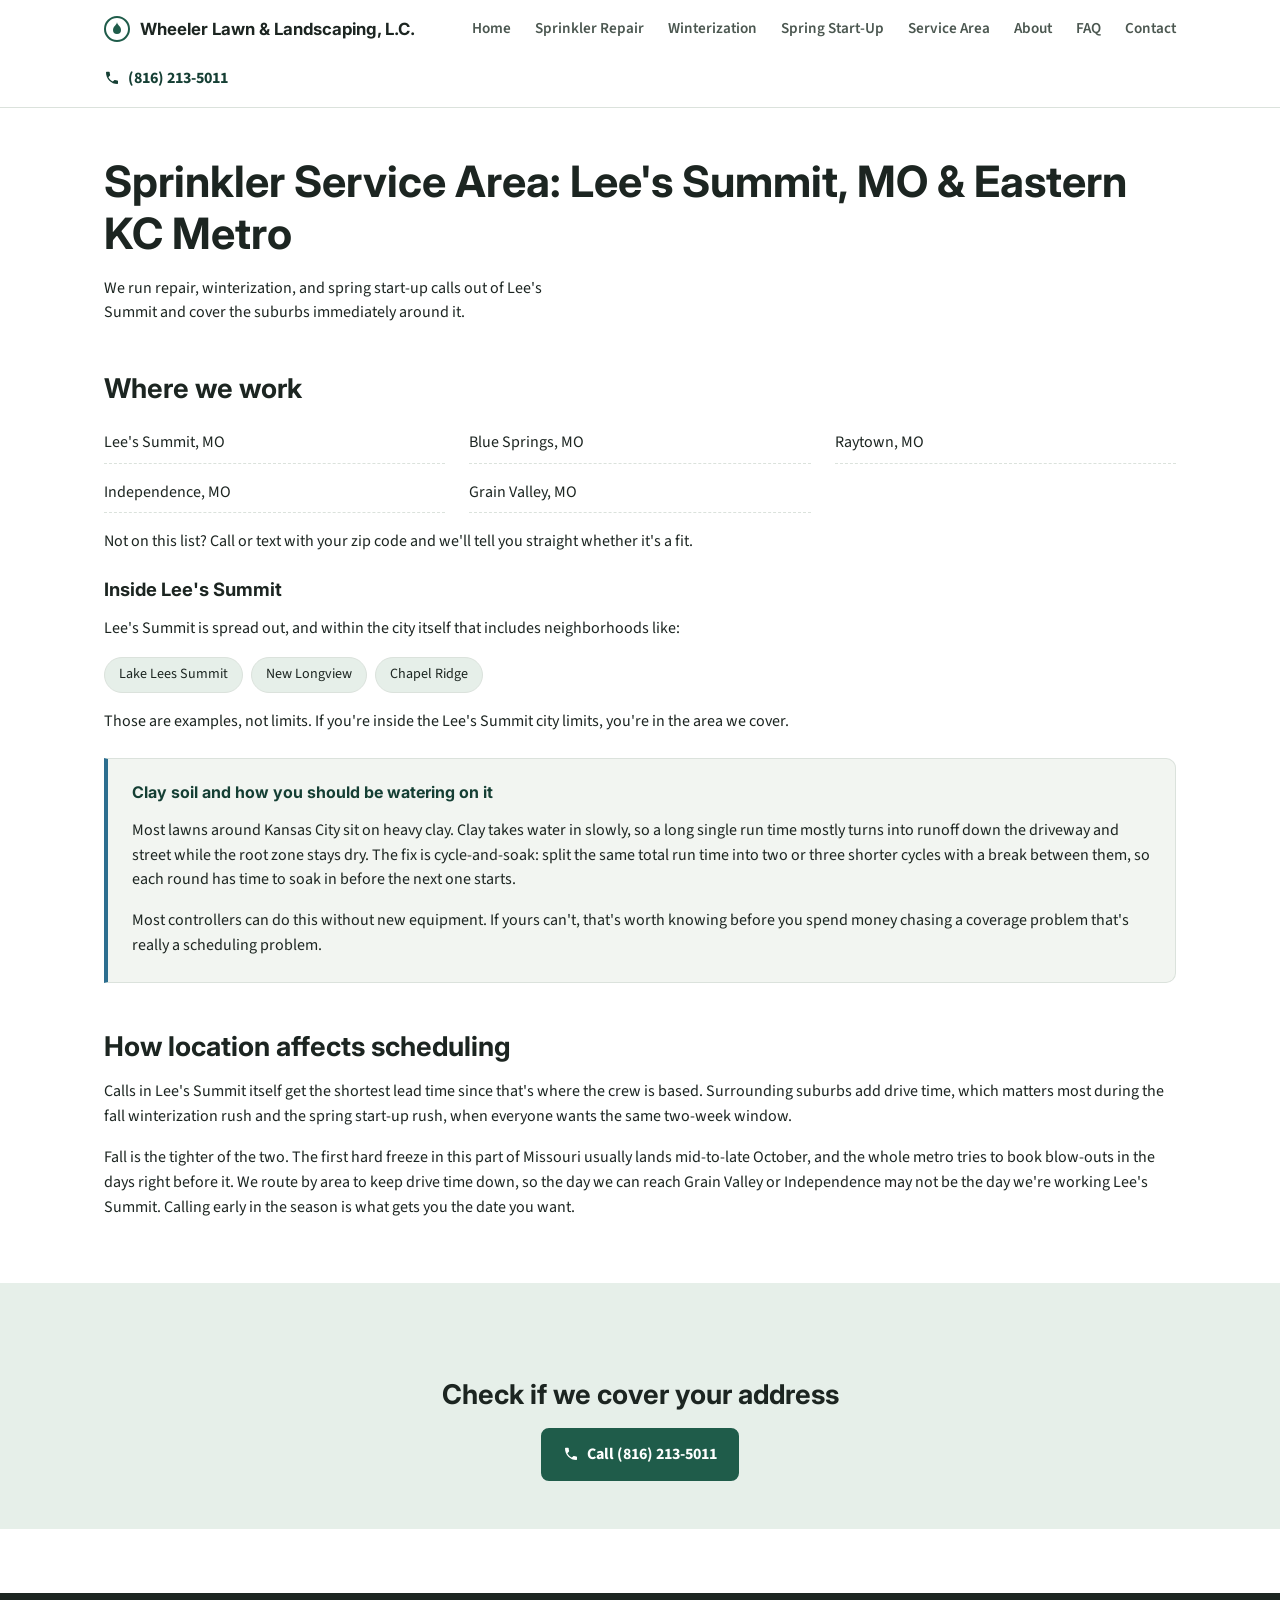
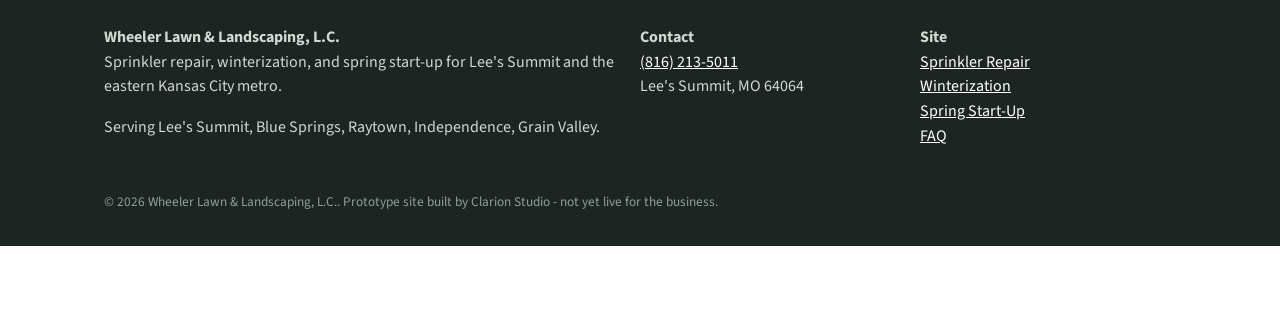
<file: service-area.html>
<!doctype html>
<html lang="en">
<head>
<meta charset="utf-8">
<title>Service Area | Sprinkler Repair Near Lee's Summit, MO</title>
<meta name="description" content="Wheeler Lawn & Landscaping covers sprinkler repair, winterization, and spring start-up in Lee's Summit, MO and nearby eastern Kansas City suburbs.">
<meta name="viewport" content="width=device-width, initial-scale=1">
<link rel="canonical" href="https://wheeler-lawn-landscaping.pages.dev/service-area.html">
  <meta name="robots" content="noindex">
<link rel="preconnect" href="https://fonts.googleapis.com">
<link rel="preconnect" href="https://fonts.gstatic.com" crossorigin>
<link href="https://fonts.googleapis.com/css2?family=Inter:wght@600;700;800&amp;family=Source+Sans+3:wght@400;600&amp;display=swap" rel="stylesheet">
<link rel="stylesheet" href="/styles.css">
<script type="application/ld+json">
{
  "@context": "https://schema.org",
  "@graph": [
    {
      "@type": "HomeAndConstructionBusiness",
      "@id": "https://wheeler-lawn-landscaping.pages.dev/#business",
      "name": "Wheeler Lawn & Landscaping, L.C.",
      "telephone": "+18162135011",
      "url": "https://wheeler-lawn-landscaping.pages.dev/",
      "priceRange": "$$",
      "address": {
        "@type": "PostalAddress",
        "addressLocality": "Lee's Summit",
        "addressRegion": "MO",
        "postalCode": "64064",
        "addressCountry": "US"
      },
      "areaServed": [
        {
          "@type": "City",
          "name": "Lee's Summit"
        },
        {
          "@type": "City",
          "name": "Blue Springs"
        },
        {
          "@type": "City",
          "name": "Raytown"
        },
        {
          "@type": "City",
          "name": "Independence"
        },
        {
          "@type": "City",
          "name": "Grain Valley"
        }
      ]
    }
  ]
}
</script>
</head>
<body>
<header class="site-header">
  <div class="wrap">
    <a class="brand" href="/index.html"><svg width="26" height="26" viewBox="0 0 26 26" fill="none" xmlns="http://www.w3.org/2000/svg" aria-hidden="true">
<circle cx="13" cy="13" r="12" stroke="#1f5c4a" stroke-width="2"/>
<path d="M13 6c0 3-4 4-4 8a4 4 0 0 0 8 0c0-4-4-5-4-8z" fill="#1f5c4a"/>
</svg><span>Wheeler Lawn &amp; Landscaping, L.C.</span></a>
    <nav class="primary" aria-label="Primary">
      <a href="/">Home</a>
      <a href="/services/sprinkler-repair.html">Sprinkler Repair</a>
      <a href="/services/winterization.html">Winterization</a>
      <a href="/services/spring-startup.html">Spring Start-Up</a>
      <a href="/service-area.html" aria-current="page">Service Area</a>
      <a href="/about.html">About</a>
      <a href="/faq.html">FAQ</a>
      <a href="/contact.html">Contact</a>
    </nav>
    <a class="header-phone" href="tel:+18162135011"><svg width="16" height="16" viewBox="0 0 24 24" fill="none" aria-hidden="true"><path d="M6.6 10.8c1.4 2.8 3.8 5.2 6.6 6.6l2.2-2.2c.3-.3.7-.4 1-.2 1.1.4 2.3.6 3.6.6.6 0 1 .4 1 1V20c0 .6-.4 1-1 1C10.9 21 3 13.1 3 3.6c0-.6.4-1 1-1H7.6c.6 0 1 .4 1 1 0 1.3.2 2.5.6 3.6.1.4 0 .8-.2 1L6.6 10.8z" fill="currentColor"/></svg>(816) 213-5011</a>
  </div>
</header>
<main>

<section class="section-pad">
  <div class="wrap">
    <h1>Sprinkler Service Area: Lee's Summit, MO &amp; Eastern KC Metro</h1>
    <p class="lede" style="max-width:60ch">We run repair, winterization, and spring start-up calls out of Lee's Summit and cover the suburbs immediately around it.</p>

    <h2>Where we work</h2>
    <ul class="area-list">
      <li>Lee's Summit, MO</li>
      <li>Blue Springs, MO</li>
      <li>Raytown, MO</li>
      <li>Independence, MO</li>
      <li>Grain Valley, MO</li>
    </ul>
    <p>Not on this list? Call or text with your zip code and we'll tell you straight whether it's a fit.</p>

    <h3>Inside Lee's Summit</h3>
    <p>Lee's Summit is spread out, and within the city itself that includes neighborhoods like:</p>
    <div class="chip-list">
      <span class="chip">Lake Lees Summit</span>
      <span class="chip">New Longview</span>
      <span class="chip">Chapel Ridge</span>
    </div>
    <p>Those are examples, not limits. If you're inside the Lee's Summit city limits, you're in the area we cover.</p>

    <div class="local-detail">
      <h3>Clay soil and how you should be watering on it</h3>
      <p>Most lawns around Kansas City sit on heavy clay. Clay takes water in slowly, so a long single run time mostly turns into runoff down the driveway and street while the root zone stays dry. The fix is cycle-and-soak: split the same total run time into two or three shorter cycles with a break between them, so each round has time to soak in before the next one starts.</p>
      <p>Most controllers can do this without new equipment. If yours can't, that's worth knowing before you spend money chasing a coverage problem that's really a scheduling problem.</p>
    </div>

    <h2>How location affects scheduling</h2>
    <p>Calls in Lee's Summit itself get the shortest lead time since that's where the crew is based. Surrounding suburbs add drive time, which matters most during the fall winterization rush and the spring start-up rush, when everyone wants the same two-week window.</p>
    <p>Fall is the tighter of the two. The first hard freeze in this part of Missouri usually lands mid-to-late October, and the whole metro tries to book blow-outs in the days right before it. We route by area to keep drive time down, so the day we can reach Grain Valley or Independence may not be the day we're working Lee's Summit. Calling early in the season is what gets you the date you want.</p>
  </div>
</section>
<section class="section-pad" style="background:var(--accent-soft)">
  <div class="wrap" style="text-align:center">
    <h2>Check if we cover your address</h2>
    <a class="btn btn-primary" href="tel:+18162135011"><svg width="16" height="16" viewBox="0 0 24 24" fill="none" aria-hidden="true"><path d="M6.6 10.8c1.4 2.8 3.8 5.2 6.6 6.6l2.2-2.2c.3-.3.7-.4 1-.2 1.1.4 2.3.6 3.6.6.6 0 1 .4 1 1V20c0 .6-.4 1-1 1C10.9 21 3 13.1 3 3.6c0-.6.4-1 1-1H7.6c.6 0 1 .4 1 1 0 1.3.2 2.5.6 3.6.1.4 0 .8-.2 1L6.6 10.8z" fill="currentColor"/></svg>Call (816) 213-5011</a>
  </div>
</section>

</main>
<footer class="site-footer">
  <div class="wrap">
    <div class="foot-grid">
      <div>
        <strong>Wheeler Lawn &amp; Landscaping, L.C.</strong>
        <p>Sprinkler repair, winterization, and spring start-up for Lee's Summit and the eastern Kansas City metro.</p>
        <p>Serving Lee's Summit, Blue Springs, Raytown, Independence, Grain Valley.</p>
      </div>
      <div>
        <strong>Contact</strong>
        <p><a href="tel:+18162135011">(816) 213-5011</a><br>Lee's Summit, MO 64064</p>
      </div>
      <div>
        <strong>Site</strong>
        <p><a href="/services/sprinkler-repair.html">Sprinkler Repair</a><br>
        <a href="/services/winterization.html">Winterization</a><br>
        <a href="/services/spring-startup.html">Spring Start-Up</a><br>
        <a href="/faq.html">FAQ</a></p>
      </div>
    </div>
    <small>&copy; 2026 Wheeler Lawn &amp; Landscaping, L.C.. Prototype site built by Clarion Studio - not yet live for the business.</small>
  </div>
</footer>
<div class="call-bar">
  <div class="wrap">
    <a class="call" href="tel:+18162135011"><svg width="16" height="16" viewBox="0 0 24 24" fill="none" aria-hidden="true"><path d="M6.6 10.8c1.4 2.8 3.8 5.2 6.6 6.6l2.2-2.2c.3-.3.7-.4 1-.2 1.1.4 2.3.6 3.6.6.6 0 1 .4 1 1V20c0 .6-.4 1-1 1C10.9 21 3 13.1 3 3.6c0-.6.4-1 1-1H7.6c.6 0 1 .4 1 1 0 1.3.2 2.5.6 3.6.1.4 0 .8-.2 1L6.6 10.8z" fill="currentColor"/></svg>Call (816) 213-5011</a>
    <a class="text" href="tel:+18162135011"><svg width="16" height="16" viewBox="0 0 24 24" fill="none" aria-hidden="true"><path d="M4 4h16v12H7l-3 3V4z" fill="currentColor"/></svg>Text Us</a>
  </div>
</div>
</body>
</html>
</file>
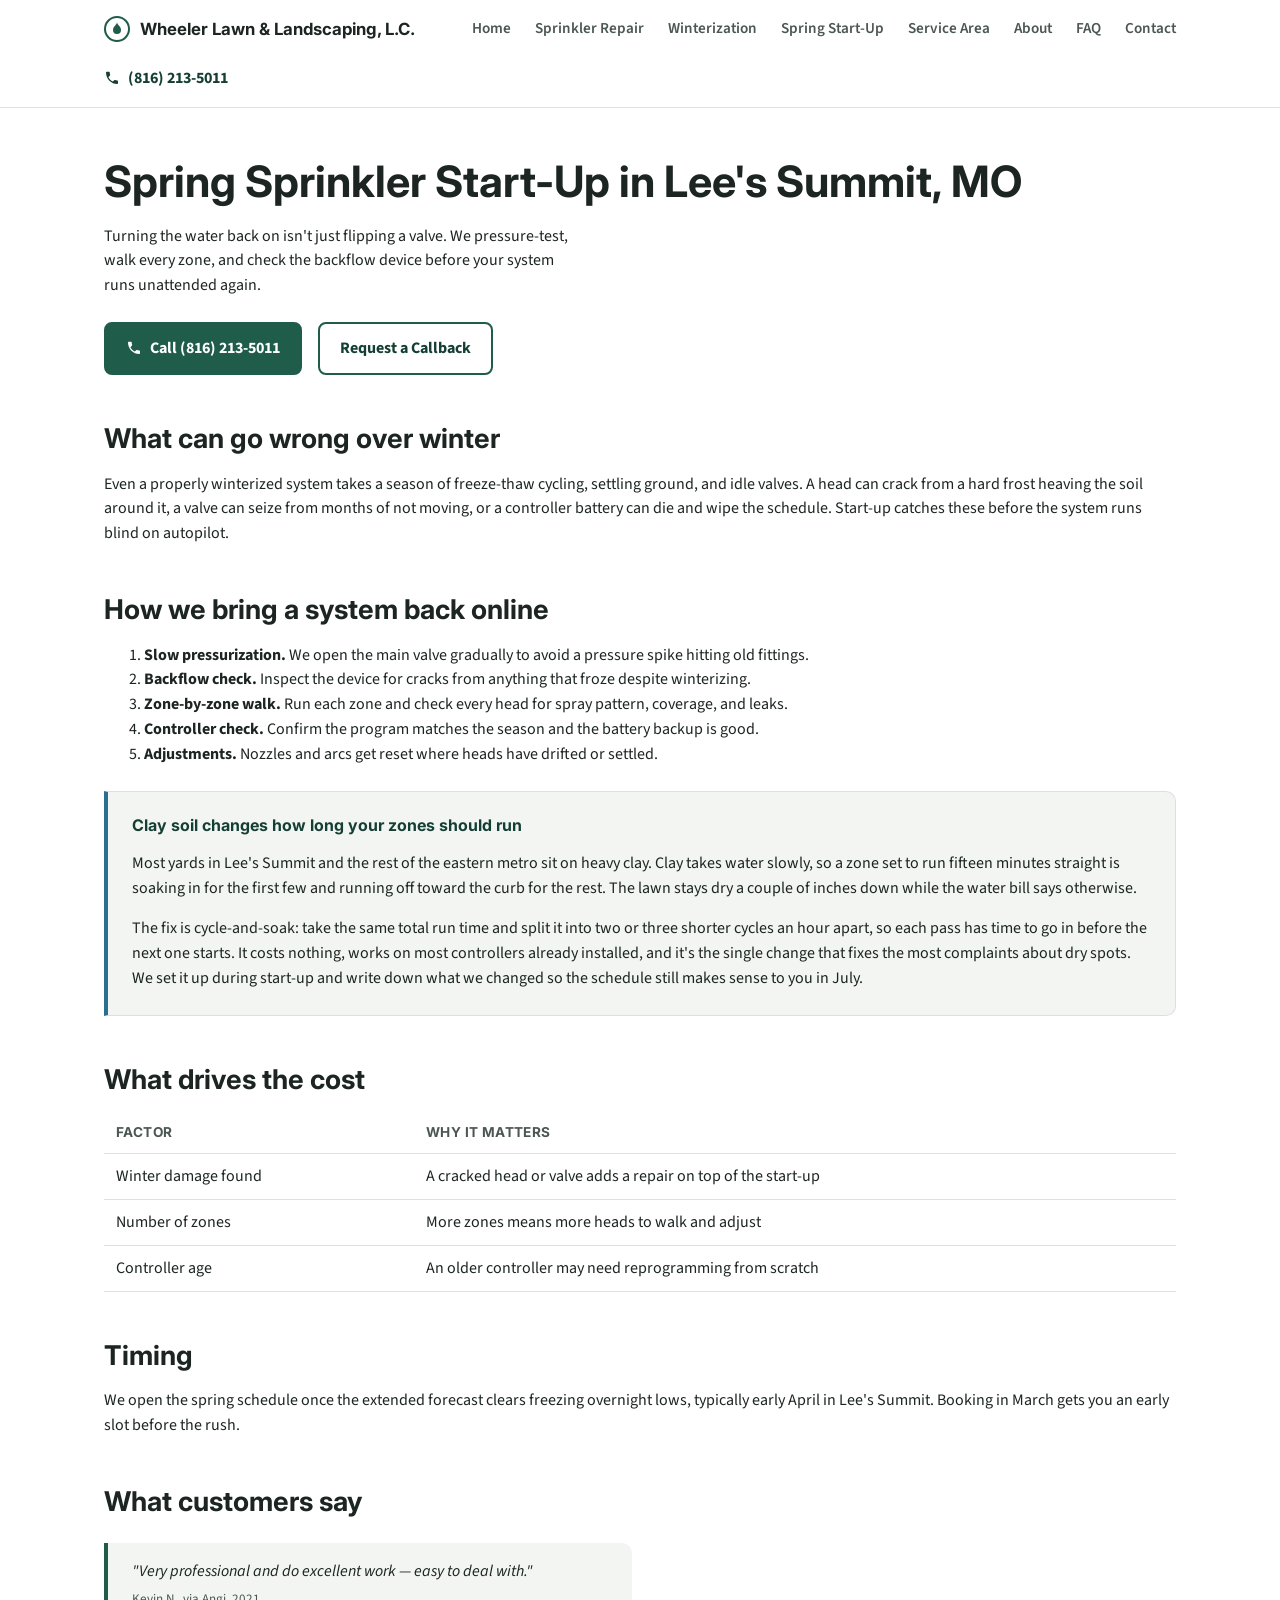
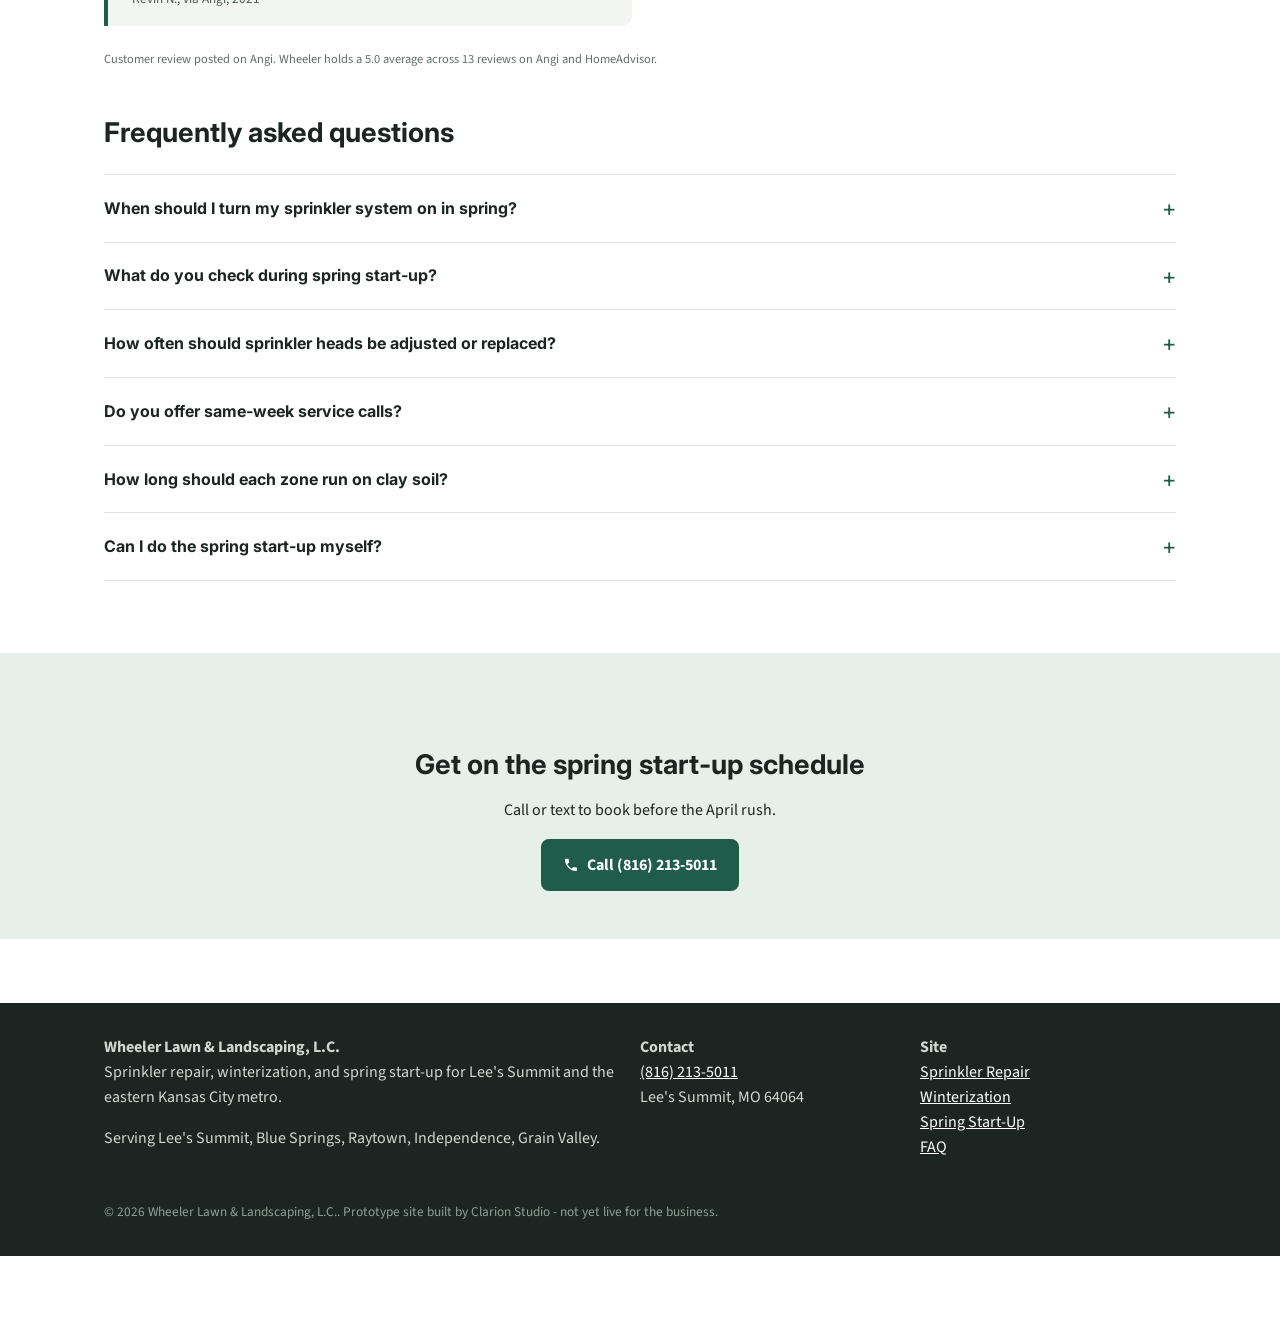
<file: services/spring-startup.html>
<!doctype html>
<html lang="en">
<head>
<meta charset="utf-8">
<title>Spring Sprinkler Start-Up in Lee's Summit, MO</title>
<meta name="description" content="Spring irrigation start-up in Lee's Summit, MO: pressure test, zone check, and head adjustment. Serving the eastern KC metro. Call (816) 213-5011.">
<meta name="viewport" content="width=device-width, initial-scale=1">
<link rel="canonical" href="https://wheeler-lawn-landscaping.pages.dev/services/spring-startup.html">
  <meta name="robots" content="noindex">
<link rel="preconnect" href="https://fonts.googleapis.com">
<link rel="preconnect" href="https://fonts.gstatic.com" crossorigin>
<link href="https://fonts.googleapis.com/css2?family=Inter:wght@600;700;800&amp;family=Source+Sans+3:wght@400;600&amp;display=swap" rel="stylesheet">
<link rel="stylesheet" href="/styles.css">
<script type="application/ld+json">
{
  "@context": "https://schema.org",
  "@graph": [
    {
      "@type": "HomeAndConstructionBusiness",
      "@id": "https://wheeler-lawn-landscaping.pages.dev/#business",
      "name": "Wheeler Lawn & Landscaping, L.C.",
      "telephone": "+18162135011",
      "url": "https://wheeler-lawn-landscaping.pages.dev/",
      "priceRange": "$$",
      "address": {
        "@type": "PostalAddress",
        "addressLocality": "Lee's Summit",
        "addressRegion": "MO",
        "postalCode": "64064",
        "addressCountry": "US"
      },
      "areaServed": [
        {
          "@type": "City",
          "name": "Lee's Summit"
        },
        {
          "@type": "City",
          "name": "Blue Springs"
        },
        {
          "@type": "City",
          "name": "Raytown"
        },
        {
          "@type": "City",
          "name": "Independence"
        },
        {
          "@type": "City",
          "name": "Grain Valley"
        }
      ]
    },
    {
      "@type": "Service",
      "@id": "https://wheeler-lawn-landscaping.pages.dev/services/spring-startup.html#service",
      "name": "Spring Sprinkler Start-Up",
      "serviceType": "Irrigation system spring start-up",
      "provider": {
        "@id": "https://wheeler-lawn-landscaping.pages.dev/#business"
      },
      "areaServed": [
        {
          "@type": "City",
          "name": "Lee's Summit"
        },
        {
          "@type": "City",
          "name": "Blue Springs"
        },
        {
          "@type": "City",
          "name": "Raytown"
        },
        {
          "@type": "City",
          "name": "Independence"
        },
        {
          "@type": "City",
          "name": "Grain Valley"
        }
      ]
    },
    {
      "@type": "FAQPage",
      "@id": "https://wheeler-lawn-landscaping.pages.dev/services/spring-startup.html#faq",
      "mainEntity": [
        {
          "@type": "Question",
          "name": "When should I turn my sprinkler system on in spring?",
          "acceptedAnswer": {
            "@type": "Answer",
            "text": "Once overnight lows are reliably staying above freezing, which is usually early-to-mid April around Lee's Summit. Turning the water back on before then risks a late frost catching water in the lines again, undoing the point of winterizing."
          }
        },
        {
          "@type": "Question",
          "name": "What do you check during spring start-up?",
          "acceptedAnswer": {
            "@type": "Answer",
            "text": "Water pressure at the main, every zone and head for winter damage, the backflow device for cracks, and the controller program against the current season. Anything found gets flagged before you're relying on a system that's only partly working."
          }
        },
        {
          "@type": "Question",
          "name": "How often should sprinkler heads be adjusted or replaced?",
          "acceptedAnswer": {
            "@type": "Answer",
            "text": "Check spray patterns every spring since heads shift from freeze-thaw movement, mower contact, and normal settling. Most heads last five to ten years before the internals wear out and the spray gets uneven or weak."
          }
        },
        {
          "@type": "Question",
          "name": "Do you offer same-week service calls?",
          "acceptedAnswer": {
            "@type": "Answer",
            "text": "During spring start-up season we book by the week rather than same-day, since everyone's system needs attention at once. Call or text early in the season for the shortest wait."
          }
        },
        {
          "@type": "Question",
          "name": "How long should each zone run on clay soil?",
          "acceptedAnswer": {
            "@type": "Answer",
            "text": "Long enough to put the water down, but split into shorter cycles. Most yards in this area sit on heavy clay, which takes water slowly. A single fifteen-minute run starts sheeting toward the driveway about halfway through, so you pay for water that ends up in the storm drain. Three five-minute cycles an hour apart put the same water down and give it time to soak in. Most controllers handle this with multiple start times, and we set it during start-up."
          }
        },
        {
          "@type": "Question",
          "name": "Can I do the spring start-up myself?",
          "acceptedAnswer": {
            "@type": "Answer",
            "text": "You can, and plenty of people do. The two things that go wrong are opening the main valve fast, which sends a pressure spike through fittings that have been dry for five months, and missing a slow leak that only shows itself after a zone has been running a few minutes. If you do it yourself, crack the valve open slowly, stand at the backflow while the system fills, and run every zone long enough to watch it, not just long enough to see water."
          }
        }
      ]
    }
  ]
}
</script>
</head>
<body>
<header class="site-header">
  <div class="wrap">
    <a class="brand" href="/index.html"><svg width="26" height="26" viewBox="0 0 26 26" fill="none" xmlns="http://www.w3.org/2000/svg" aria-hidden="true">
<circle cx="13" cy="13" r="12" stroke="#1f5c4a" stroke-width="2"/>
<path d="M13 6c0 3-4 4-4 8a4 4 0 0 0 8 0c0-4-4-5-4-8z" fill="#1f5c4a"/>
</svg><span>Wheeler Lawn &amp; Landscaping, L.C.</span></a>
    <nav class="primary" aria-label="Primary">
      <a href="/">Home</a>
      <a href="/services/sprinkler-repair.html">Sprinkler Repair</a>
      <a href="/services/winterization.html">Winterization</a>
      <a href="/services/spring-startup.html" aria-current="page">Spring Start-Up</a>
      <a href="/service-area.html">Service Area</a>
      <a href="/about.html">About</a>
      <a href="/faq.html">FAQ</a>
      <a href="/contact.html">Contact</a>
    </nav>
    <a class="header-phone" href="tel:+18162135011"><svg width="16" height="16" viewBox="0 0 24 24" fill="none" aria-hidden="true"><path d="M6.6 10.8c1.4 2.8 3.8 5.2 6.6 6.6l2.2-2.2c.3-.3.7-.4 1-.2 1.1.4 2.3.6 3.6.6.6 0 1 .4 1 1V20c0 .6-.4 1-1 1C10.9 21 3 13.1 3 3.6c0-.6.4-1 1-1H7.6c.6 0 1 .4 1 1 0 1.3.2 2.5.6 3.6.1.4 0 .8-.2 1L6.6 10.8z" fill="currentColor"/></svg>(816) 213-5011</a>
  </div>
</header>
<main>

<section class="section-pad">
  <div class="wrap">
    <h1>Spring Sprinkler Start-Up in Lee's Summit, MO</h1>
    <p class="lede" style="max-width:60ch">Turning the water back on isn't just flipping a valve. We pressure-test, walk every zone, and check the backflow device before your system runs unattended again.</p>
    <div class="hero-cta">
      <a class="btn btn-primary" href="tel:+18162135011"><svg width="16" height="16" viewBox="0 0 24 24" fill="none" aria-hidden="true"><path d="M6.6 10.8c1.4 2.8 3.8 5.2 6.6 6.6l2.2-2.2c.3-.3.7-.4 1-.2 1.1.4 2.3.6 3.6.6.6 0 1 .4 1 1V20c0 .6-.4 1-1 1C10.9 21 3 13.1 3 3.6c0-.6.4-1 1-1H7.6c.6 0 1 .4 1 1 0 1.3.2 2.5.6 3.6.1.4 0 .8-.2 1L6.6 10.8z" fill="currentColor"/></svg>Call (816) 213-5011</a>
      <a class="btn btn-secondary" href="/contact.html">Request a Callback</a>
    </div>

    <h2>What can go wrong over winter</h2>
    <p>Even a properly winterized system takes a season of freeze-thaw cycling, settling ground, and idle valves. A head can crack from a hard frost heaving the soil around it, a valve can seize from months of not moving, or a controller battery can die and wipe the schedule. Start-up catches these before the system runs blind on autopilot.</p>

    <h2>How we bring a system back online</h2>
    <ol>
      <li><strong>Slow pressurization.</strong> We open the main valve gradually to avoid a pressure spike hitting old fittings.</li>
      <li><strong>Backflow check.</strong> Inspect the device for cracks from anything that froze despite winterizing.</li>
      <li><strong>Zone-by-zone walk.</strong> Run each zone and check every head for spray pattern, coverage, and leaks.</li>
      <li><strong>Controller check.</strong> Confirm the program matches the season and the battery backup is good.</li>
      <li><strong>Adjustments.</strong> Nozzles and arcs get reset where heads have drifted or settled.</li>
    </ol>

    <div class="local-detail">
      <h3>Clay soil changes how long your zones should run</h3>
      <p>Most yards in Lee's Summit and the rest of the eastern metro sit on heavy clay. Clay takes water slowly, so a zone set to run fifteen minutes straight is soaking in for the first few and running off toward the curb for the rest. The lawn stays dry a couple of inches down while the water bill says otherwise.</p>
      <p>The fix is cycle-and-soak: take the same total run time and split it into two or three shorter cycles an hour apart, so each pass has time to go in before the next one starts. It costs nothing, works on most controllers already installed, and it's the single change that fixes the most complaints about dry spots. We set it up during start-up and write down what we changed so the schedule still makes sense to you in July.</p>
    </div>

    <h2>What drives the cost</h2>
    <table>
      <tr><th>Factor</th><th>Why it matters</th></tr>
      <tr><td>Winter damage found</td><td>A cracked head or valve adds a repair on top of the start-up</td></tr>
      <tr><td>Number of zones</td><td>More zones means more heads to walk and adjust</td></tr>
      <tr><td>Controller age</td><td>An older controller may need reprogramming from scratch</td></tr>
    </table>

    <h2>Timing</h2>
    <p>We open the spring schedule once the extended forecast clears freezing overnight lows, typically early April in Lee's Summit. Booking in March gets you an early slot before the rush.</p>

    <h2>What customers say</h2>
    <div class="review-grid">
      <div class="review-card">
        <p>"Very professional and do excellent work &mdash; easy to deal with."</p>
        <cite>Kevin N., via Angi, 2021</cite>
      </div>
    </div>
    <p class="source-note">Customer review posted on Angi. Wheeler holds a 5.0 average across 13 reviews on Angi and HomeAdvisor.</p>

    <h2>Frequently asked questions</h2>
    <div class="faq-accordion">
      <details class="faq-item"><summary>When should I turn my sprinkler system on in spring?</summary><p class="answer">Once overnight lows are reliably staying above freezing, which is usually early-to-mid April around Lee's Summit. Turning the water back on before then risks a late frost catching water in the lines again, undoing the point of winterizing.</p></details>
      <details class="faq-item"><summary>What do you check during spring start-up?</summary><p class="answer">Water pressure at the main, every zone and head for winter damage, the backflow device for cracks, and the controller program against the current season. Anything found gets flagged before you're relying on a system that's only partly working.</p></details>
      <details class="faq-item"><summary>How often should sprinkler heads be adjusted or replaced?</summary><p class="answer">Check spray patterns every spring since heads shift from freeze-thaw movement, mower contact, and normal settling. Most heads last five to ten years before the internals wear out and the spray gets uneven or weak.</p></details>
      <details class="faq-item"><summary>Do you offer same-week service calls?</summary><p class="answer">During spring start-up season we book by the week rather than same-day, since everyone's system needs attention at once. Call or text early in the season for the shortest wait.</p></details>
      <details class="faq-item"><summary>How long should each zone run on clay soil?</summary><p class="answer">Long enough to put the water down, but split into shorter cycles. Most yards in this area sit on heavy clay, which takes water slowly. A single fifteen-minute run starts sheeting toward the driveway about halfway through, so you pay for water that ends up in the storm drain. Three five-minute cycles an hour apart put the same water down and give it time to soak in. Most controllers handle this with multiple start times, and we set it during start-up.</p></details>
      <details class="faq-item"><summary>Can I do the spring start-up myself?</summary><p class="answer">You can, and plenty of people do. The two things that go wrong are opening the main valve fast, which sends a pressure spike through fittings that have been dry for five months, and missing a slow leak that only shows itself after a zone has been running a few minutes. If you do it yourself, crack the valve open slowly, stand at the backflow while the system fills, and run every zone long enough to watch it, not just long enough to see water.</p></details>
    </div>
  </div>
</section>
<section class="section-pad" style="background:var(--accent-soft)">
  <div class="wrap" style="text-align:center">
    <h2>Get on the spring start-up schedule</h2>
    <p>Call or text to book before the April rush.</p>
    <a class="btn btn-primary" href="tel:+18162135011"><svg width="16" height="16" viewBox="0 0 24 24" fill="none" aria-hidden="true"><path d="M6.6 10.8c1.4 2.8 3.8 5.2 6.6 6.6l2.2-2.2c.3-.3.7-.4 1-.2 1.1.4 2.3.6 3.6.6.6 0 1 .4 1 1V20c0 .6-.4 1-1 1C10.9 21 3 13.1 3 3.6c0-.6.4-1 1-1H7.6c.6 0 1 .4 1 1 0 1.3.2 2.5.6 3.6.1.4 0 .8-.2 1L6.6 10.8z" fill="currentColor"/></svg>Call (816) 213-5011</a>
  </div>
</section>

</main>
<footer class="site-footer">
  <div class="wrap">
    <div class="foot-grid">
      <div>
        <strong>Wheeler Lawn &amp; Landscaping, L.C.</strong>
        <p>Sprinkler repair, winterization, and spring start-up for Lee's Summit and the eastern Kansas City metro.</p>
        <p>Serving Lee's Summit, Blue Springs, Raytown, Independence, Grain Valley.</p>
      </div>
      <div>
        <strong>Contact</strong>
        <p><a href="tel:+18162135011">(816) 213-5011</a><br>Lee's Summit, MO 64064</p>
      </div>
      <div>
        <strong>Site</strong>
        <p><a href="/services/sprinkler-repair.html">Sprinkler Repair</a><br>
        <a href="/services/winterization.html">Winterization</a><br>
        <a href="/services/spring-startup.html">Spring Start-Up</a><br>
        <a href="/faq.html">FAQ</a></p>
      </div>
    </div>
    <small>&copy; 2026 Wheeler Lawn &amp; Landscaping, L.C.. Prototype site built by Clarion Studio - not yet live for the business.</small>
  </div>
</footer>
<div class="call-bar">
  <div class="wrap">
    <a class="call" href="tel:+18162135011"><svg width="16" height="16" viewBox="0 0 24 24" fill="none" aria-hidden="true"><path d="M6.6 10.8c1.4 2.8 3.8 5.2 6.6 6.6l2.2-2.2c.3-.3.7-.4 1-.2 1.1.4 2.3.6 3.6.6.6 0 1 .4 1 1V20c0 .6-.4 1-1 1C10.9 21 3 13.1 3 3.6c0-.6.4-1 1-1H7.6c.6 0 1 .4 1 1 0 1.3.2 2.5.6 3.6.1.4 0 .8-.2 1L6.6 10.8z" fill="currentColor"/></svg>Call (816) 213-5011</a>
    <a class="text" href="tel:+18162135011"><svg width="16" height="16" viewBox="0 0 24 24" fill="none" aria-hidden="true"><path d="M4 4h16v12H7l-3 3V4z" fill="currentColor"/></svg>Text Us</a>
  </div>
</div>
</body>
</html>
</file>
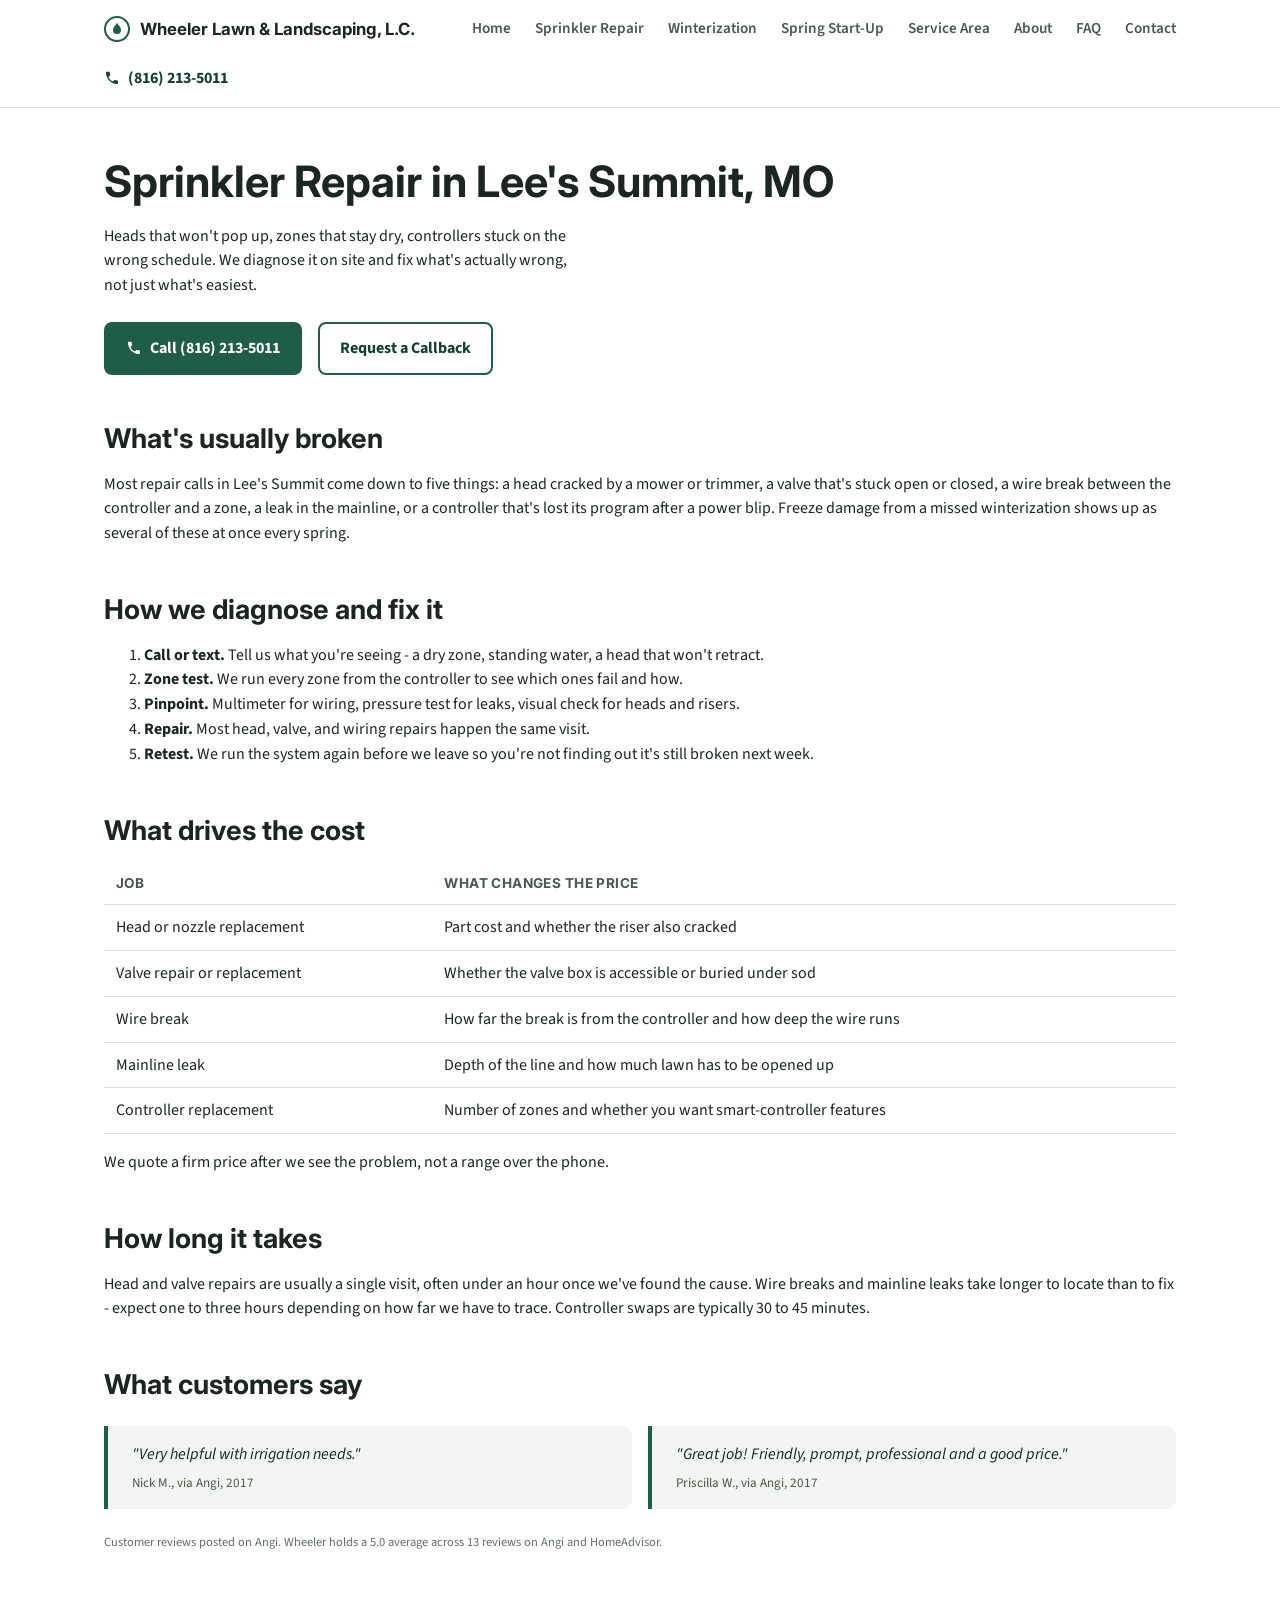
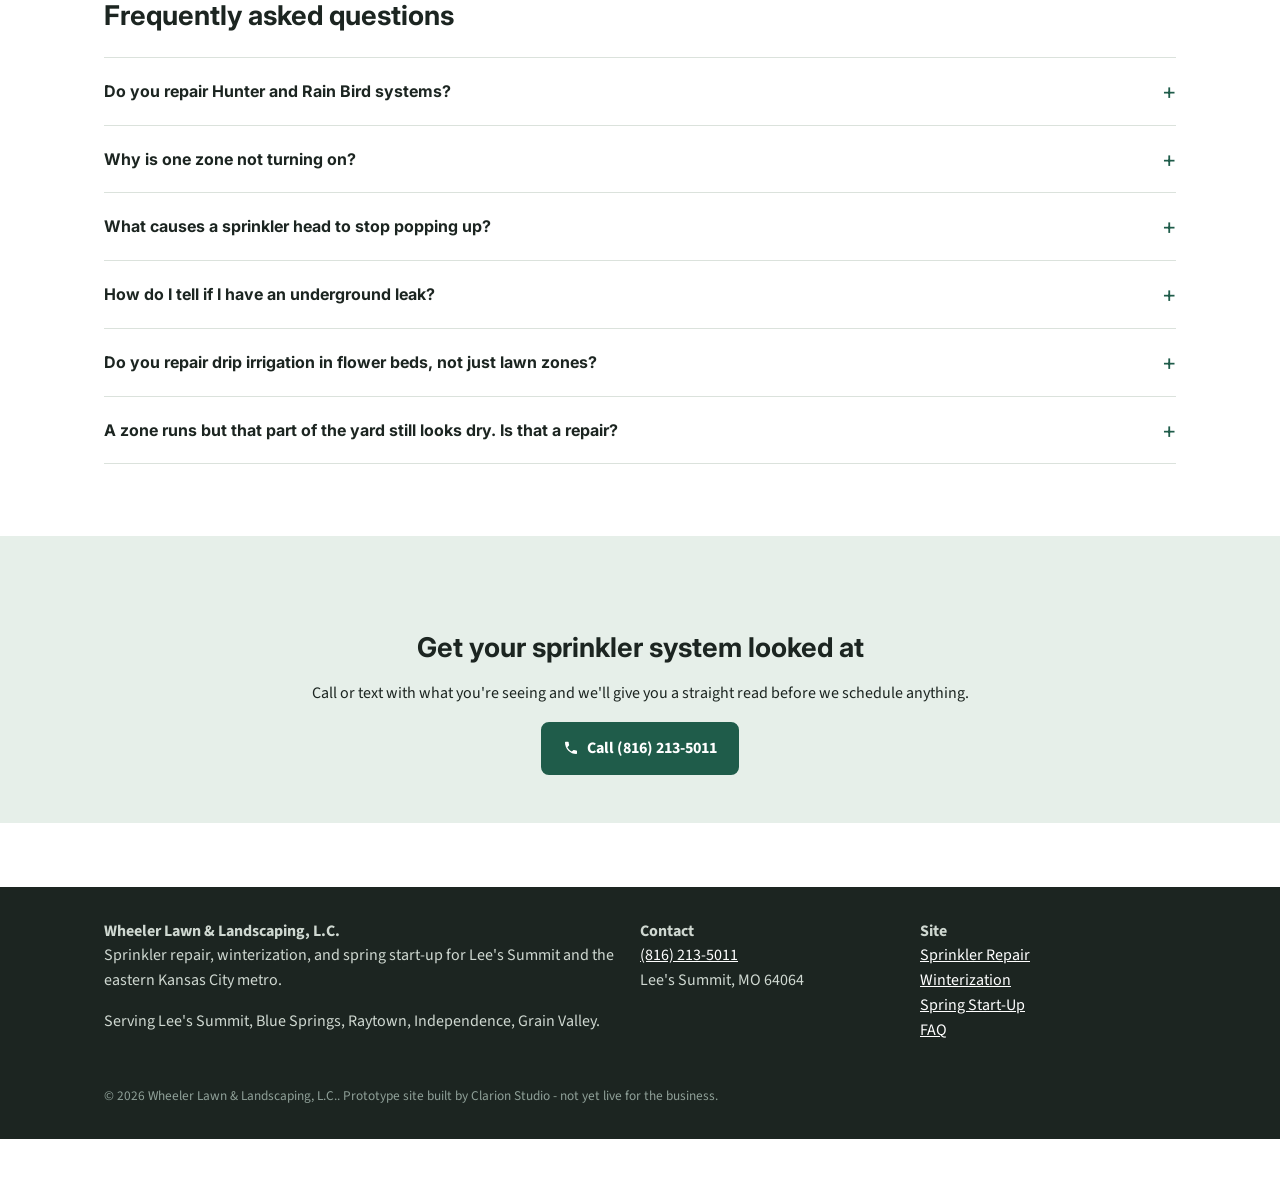
<file: services/sprinkler-repair.html>
<!doctype html>
<html lang="en">
<head>
<meta charset="utf-8">
<title>Sprinkler Repair in Lee's Summit, MO | Wheeler Lawn</title>
<meta name="description" content="Broken heads, dead zones, and leaking valves fixed by a local Lee's Summit, MO crew. Same-visit repairs on Hunter and Rain Bird systems. Call (816) 213-5011.">
<meta name="viewport" content="width=device-width, initial-scale=1">
<link rel="canonical" href="https://wheeler-lawn-landscaping.pages.dev/services/sprinkler-repair.html">
  <meta name="robots" content="noindex">
<link rel="preconnect" href="https://fonts.googleapis.com">
<link rel="preconnect" href="https://fonts.gstatic.com" crossorigin>
<link href="https://fonts.googleapis.com/css2?family=Inter:wght@600;700;800&amp;family=Source+Sans+3:wght@400;600&amp;display=swap" rel="stylesheet">
<link rel="stylesheet" href="/styles.css">
<script type="application/ld+json">
{
  "@context": "https://schema.org",
  "@graph": [
    {
      "@type": "HomeAndConstructionBusiness",
      "@id": "https://wheeler-lawn-landscaping.pages.dev/#business",
      "name": "Wheeler Lawn & Landscaping, L.C.",
      "telephone": "+18162135011",
      "url": "https://wheeler-lawn-landscaping.pages.dev/",
      "priceRange": "$$",
      "address": {
        "@type": "PostalAddress",
        "addressLocality": "Lee's Summit",
        "addressRegion": "MO",
        "postalCode": "64064",
        "addressCountry": "US"
      },
      "areaServed": [
        {
          "@type": "City",
          "name": "Lee's Summit"
        },
        {
          "@type": "City",
          "name": "Blue Springs"
        },
        {
          "@type": "City",
          "name": "Raytown"
        },
        {
          "@type": "City",
          "name": "Independence"
        },
        {
          "@type": "City",
          "name": "Grain Valley"
        }
      ]
    },
    {
      "@type": "Service",
      "@id": "https://wheeler-lawn-landscaping.pages.dev/services/sprinkler-repair.html#service",
      "name": "Sprinkler Repair",
      "serviceType": "Irrigation system repair",
      "provider": {
        "@id": "https://wheeler-lawn-landscaping.pages.dev/#business"
      },
      "areaServed": [
        {
          "@type": "City",
          "name": "Lee's Summit"
        },
        {
          "@type": "City",
          "name": "Blue Springs"
        },
        {
          "@type": "City",
          "name": "Raytown"
        },
        {
          "@type": "City",
          "name": "Independence"
        },
        {
          "@type": "City",
          "name": "Grain Valley"
        }
      ]
    },
    {
      "@type": "FAQPage",
      "@id": "https://wheeler-lawn-landscaping.pages.dev/services/sprinkler-repair.html#faq",
      "mainEntity": [
        {
          "@type": "Question",
          "name": "Do you repair Hunter and Rain Bird systems?",
          "acceptedAnswer": {
            "@type": "Answer",
            "text": "Yes. Most systems in this area run Hunter, Rain Bird, or Toro components, and we carry common heads, nozzles, and valve parts for all three on the truck. If a controller needs a brand-specific part, we order it and let you know the wait."
          }
        },
        {
          "@type": "Question",
          "name": "Why is one zone not turning on?",
          "acceptedAnswer": {
            "@type": "Answer",
            "text": "Usually a stuck or failed valve, a wiring break between the controller and that valve, or a tripped breaker on the controller itself. We test the wire path with a multimeter before we dig, so we open ground only where the problem actually is."
          }
        },
        {
          "@type": "Question",
          "name": "What causes a sprinkler head to stop popping up?",
          "acceptedAnswer": {
            "@type": "Answer",
            "text": "Dirt or grass clippings jammed in the head, a cracked riser from a mower strike, or low pressure caused by a leak elsewhere on that zone. We pull the head, check the seat, and run the zone to see the actual pressure."
          }
        },
        {
          "@type": "Question",
          "name": "How do I tell if I have an underground leak?",
          "acceptedAnswer": {
            "@type": "Answer",
            "text": "A soggy patch that stays wet between waterings, a zone that runs but barely reaches the far heads, or a water bill that jumps with no other explanation. We pressure-test each zone to find which section is losing water."
          }
        },
        {
          "@type": "Question",
          "name": "Do you repair drip irrigation in flower beds, not just lawn zones?",
          "acceptedAnswer": {
            "@type": "Answer",
            "text": "Yes. Most systems around here have a drip zone or two feeding beds alongside the lawn zones, and they get diagnosed the same way. We run the zone, check the filter and pressure regulator first since those clog before anything else does, then walk the line for split tubing and plugged emitters. Drip fails quietly, so it usually gets found after a plant does."
          }
        },
        {
          "@type": "Question",
          "name": "A zone runs but that part of the yard still looks dry. Is that a repair?",
          "acceptedAnswer": {
            "@type": "Answer",
            "text": "Sometimes, and sometimes it's the run time. We check the equipment first: nozzle sizing, a head that has sunk below grade or drifted off its arc, and pressure at the far end of the zone. If all of that checks out, the usual cause is the heavy clay soil most yards here sit on. Clay takes water slowly, so a long single run sheets off toward the driveway before it soaks in, and the fix is splitting that run into two or three shorter cycles instead of replacing parts."
          }
        }
      ]
    }
  ]
}
</script>
</head>
<body>
<header class="site-header">
  <div class="wrap">
    <a class="brand" href="/index.html"><svg width="26" height="26" viewBox="0 0 26 26" fill="none" xmlns="http://www.w3.org/2000/svg" aria-hidden="true">
<circle cx="13" cy="13" r="12" stroke="#1f5c4a" stroke-width="2"/>
<path d="M13 6c0 3-4 4-4 8a4 4 0 0 0 8 0c0-4-4-5-4-8z" fill="#1f5c4a"/>
</svg><span>Wheeler Lawn &amp; Landscaping, L.C.</span></a>
    <nav class="primary" aria-label="Primary">
      <a href="/">Home</a>
      <a href="/services/sprinkler-repair.html" aria-current="page">Sprinkler Repair</a>
      <a href="/services/winterization.html">Winterization</a>
      <a href="/services/spring-startup.html">Spring Start-Up</a>
      <a href="/service-area.html">Service Area</a>
      <a href="/about.html">About</a>
      <a href="/faq.html">FAQ</a>
      <a href="/contact.html">Contact</a>
    </nav>
    <a class="header-phone" href="tel:+18162135011"><svg width="16" height="16" viewBox="0 0 24 24" fill="none" aria-hidden="true"><path d="M6.6 10.8c1.4 2.8 3.8 5.2 6.6 6.6l2.2-2.2c.3-.3.7-.4 1-.2 1.1.4 2.3.6 3.6.6.6 0 1 .4 1 1V20c0 .6-.4 1-1 1C10.9 21 3 13.1 3 3.6c0-.6.4-1 1-1H7.6c.6 0 1 .4 1 1 0 1.3.2 2.5.6 3.6.1.4 0 .8-.2 1L6.6 10.8z" fill="currentColor"/></svg>(816) 213-5011</a>
  </div>
</header>
<main>

<section class="section-pad">
  <div class="wrap">
    <h1>Sprinkler Repair in Lee's Summit, MO</h1>
    <p class="lede" style="max-width:60ch">Heads that won't pop up, zones that stay dry, controllers stuck on the wrong schedule. We diagnose it on site and fix what's actually wrong, not just what's easiest.</p>
    <div class="hero-cta">
      <a class="btn btn-primary" href="tel:+18162135011"><svg width="16" height="16" viewBox="0 0 24 24" fill="none" aria-hidden="true"><path d="M6.6 10.8c1.4 2.8 3.8 5.2 6.6 6.6l2.2-2.2c.3-.3.7-.4 1-.2 1.1.4 2.3.6 3.6.6.6 0 1 .4 1 1V20c0 .6-.4 1-1 1C10.9 21 3 13.1 3 3.6c0-.6.4-1 1-1H7.6c.6 0 1 .4 1 1 0 1.3.2 2.5.6 3.6.1.4 0 .8-.2 1L6.6 10.8z" fill="currentColor"/></svg>Call (816) 213-5011</a>
      <a class="btn btn-secondary" href="/contact.html">Request a Callback</a>
    </div>

    <h2>What's usually broken</h2>
    <p>Most repair calls in Lee's Summit come down to five things: a head cracked by a mower or trimmer, a valve that's stuck open or closed, a wire break between the controller and a zone, a leak in the mainline, or a controller that's lost its program after a power blip. Freeze damage from a missed winterization shows up as several of these at once every spring.</p>

    <h2>How we diagnose and fix it</h2>
    <ol>
      <li><strong>Call or text.</strong> Tell us what you're seeing - a dry zone, standing water, a head that won't retract.</li>
      <li><strong>Zone test.</strong> We run every zone from the controller to see which ones fail and how.</li>
      <li><strong>Pinpoint.</strong> Multimeter for wiring, pressure test for leaks, visual check for heads and risers.</li>
      <li><strong>Repair.</strong> Most head, valve, and wiring repairs happen the same visit.</li>
      <li><strong>Retest.</strong> We run the system again before we leave so you're not finding out it's still broken next week.</li>
    </ol>

    <h2>What drives the cost</h2>
    <table>
      <tr><th>Job</th><th>What changes the price</th></tr>
      <tr><td>Head or nozzle replacement</td><td>Part cost and whether the riser also cracked</td></tr>
      <tr><td>Valve repair or replacement</td><td>Whether the valve box is accessible or buried under sod</td></tr>
      <tr><td>Wire break</td><td>How far the break is from the controller and how deep the wire runs</td></tr>
      <tr><td>Mainline leak</td><td>Depth of the line and how much lawn has to be opened up</td></tr>
      <tr><td>Controller replacement</td><td>Number of zones and whether you want smart-controller features</td></tr>
    </table>
    <p>We quote a firm price after we see the problem, not a range over the phone.</p>

    <h2>How long it takes</h2>
    <p>Head and valve repairs are usually a single visit, often under an hour once we've found the cause. Wire breaks and mainline leaks take longer to locate than to fix - expect one to three hours depending on how far we have to trace. Controller swaps are typically 30 to 45 minutes.</p>

    <h2>What customers say</h2>
    <div class="review-grid">
      <div class="review-card">
        <p>"Very helpful with irrigation needs."</p>
        <cite>Nick M., via Angi, 2017</cite>
      </div>
      <div class="review-card">
        <p>"Great job! Friendly, prompt, professional and a good price."</p>
        <cite>Priscilla W., via Angi, 2017</cite>
      </div>
    </div>
    <p class="source-note">Customer reviews posted on Angi. Wheeler holds a 5.0 average across 13 reviews on Angi and HomeAdvisor.</p>

    <h2>Frequently asked questions</h2>
    <div class="faq-accordion">
      <details class="faq-item"><summary>Do you repair Hunter and Rain Bird systems?</summary><p class="answer">Yes. Most systems in this area run Hunter, Rain Bird, or Toro components, and we carry common heads, nozzles, and valve parts for all three on the truck. If a controller needs a brand-specific part, we order it and let you know the wait.</p></details>
      <details class="faq-item"><summary>Why is one zone not turning on?</summary><p class="answer">Usually a stuck or failed valve, a wiring break between the controller and that valve, or a tripped breaker on the controller itself. We test the wire path with a multimeter before we dig, so we open ground only where the problem actually is.</p></details>
      <details class="faq-item"><summary>What causes a sprinkler head to stop popping up?</summary><p class="answer">Dirt or grass clippings jammed in the head, a cracked riser from a mower strike, or low pressure caused by a leak elsewhere on that zone. We pull the head, check the seat, and run the zone to see the actual pressure.</p></details>
      <details class="faq-item"><summary>How do I tell if I have an underground leak?</summary><p class="answer">A soggy patch that stays wet between waterings, a zone that runs but barely reaches the far heads, or a water bill that jumps with no other explanation. We pressure-test each zone to find which section is losing water.</p></details>
      <details class="faq-item"><summary>Do you repair drip irrigation in flower beds, not just lawn zones?</summary><p class="answer">Yes. Most systems around here have a drip zone or two feeding beds alongside the lawn zones, and they get diagnosed the same way. We run the zone, check the filter and pressure regulator first since those clog before anything else does, then walk the line for split tubing and plugged emitters. Drip fails quietly, so it usually gets found after a plant does.</p></details>
      <details class="faq-item"><summary>A zone runs but that part of the yard still looks dry. Is that a repair?</summary><p class="answer">Sometimes, and sometimes it's the run time. We check the equipment first: nozzle sizing, a head that has sunk below grade or drifted off its arc, and pressure at the far end of the zone. If all of that checks out, the usual cause is the heavy clay soil most yards here sit on. Clay takes water slowly, so a long single run sheets off toward the driveway before it soaks in, and the fix is splitting that run into two or three shorter cycles instead of replacing parts.</p></details>
    </div>
  </div>
</section>
<section class="section-pad" style="background:var(--accent-soft)">
  <div class="wrap" style="text-align:center">
    <h2>Get your sprinkler system looked at</h2>
    <p>Call or text with what you're seeing and we'll give you a straight read before we schedule anything.</p>
    <a class="btn btn-primary" href="tel:+18162135011"><svg width="16" height="16" viewBox="0 0 24 24" fill="none" aria-hidden="true"><path d="M6.6 10.8c1.4 2.8 3.8 5.2 6.6 6.6l2.2-2.2c.3-.3.7-.4 1-.2 1.1.4 2.3.6 3.6.6.6 0 1 .4 1 1V20c0 .6-.4 1-1 1C10.9 21 3 13.1 3 3.6c0-.6.4-1 1-1H7.6c.6 0 1 .4 1 1 0 1.3.2 2.5.6 3.6.1.4 0 .8-.2 1L6.6 10.8z" fill="currentColor"/></svg>Call (816) 213-5011</a>
  </div>
</section>

</main>
<footer class="site-footer">
  <div class="wrap">
    <div class="foot-grid">
      <div>
        <strong>Wheeler Lawn &amp; Landscaping, L.C.</strong>
        <p>Sprinkler repair, winterization, and spring start-up for Lee's Summit and the eastern Kansas City metro.</p>
        <p>Serving Lee's Summit, Blue Springs, Raytown, Independence, Grain Valley.</p>
      </div>
      <div>
        <strong>Contact</strong>
        <p><a href="tel:+18162135011">(816) 213-5011</a><br>Lee's Summit, MO 64064</p>
      </div>
      <div>
        <strong>Site</strong>
        <p><a href="/services/sprinkler-repair.html">Sprinkler Repair</a><br>
        <a href="/services/winterization.html">Winterization</a><br>
        <a href="/services/spring-startup.html">Spring Start-Up</a><br>
        <a href="/faq.html">FAQ</a></p>
      </div>
    </div>
    <small>&copy; 2026 Wheeler Lawn &amp; Landscaping, L.C.. Prototype site built by Clarion Studio - not yet live for the business.</small>
  </div>
</footer>
<div class="call-bar">
  <div class="wrap">
    <a class="call" href="tel:+18162135011"><svg width="16" height="16" viewBox="0 0 24 24" fill="none" aria-hidden="true"><path d="M6.6 10.8c1.4 2.8 3.8 5.2 6.6 6.6l2.2-2.2c.3-.3.7-.4 1-.2 1.1.4 2.3.6 3.6.6.6 0 1 .4 1 1V20c0 .6-.4 1-1 1C10.9 21 3 13.1 3 3.6c0-.6.4-1 1-1H7.6c.6 0 1 .4 1 1 0 1.3.2 2.5.6 3.6.1.4 0 .8-.2 1L6.6 10.8z" fill="currentColor"/></svg>Call (816) 213-5011</a>
    <a class="text" href="tel:+18162135011"><svg width="16" height="16" viewBox="0 0 24 24" fill="none" aria-hidden="true"><path d="M4 4h16v12H7l-3 3V4z" fill="currentColor"/></svg>Text Us</a>
  </div>
</div>
</body>
</html>
</file>
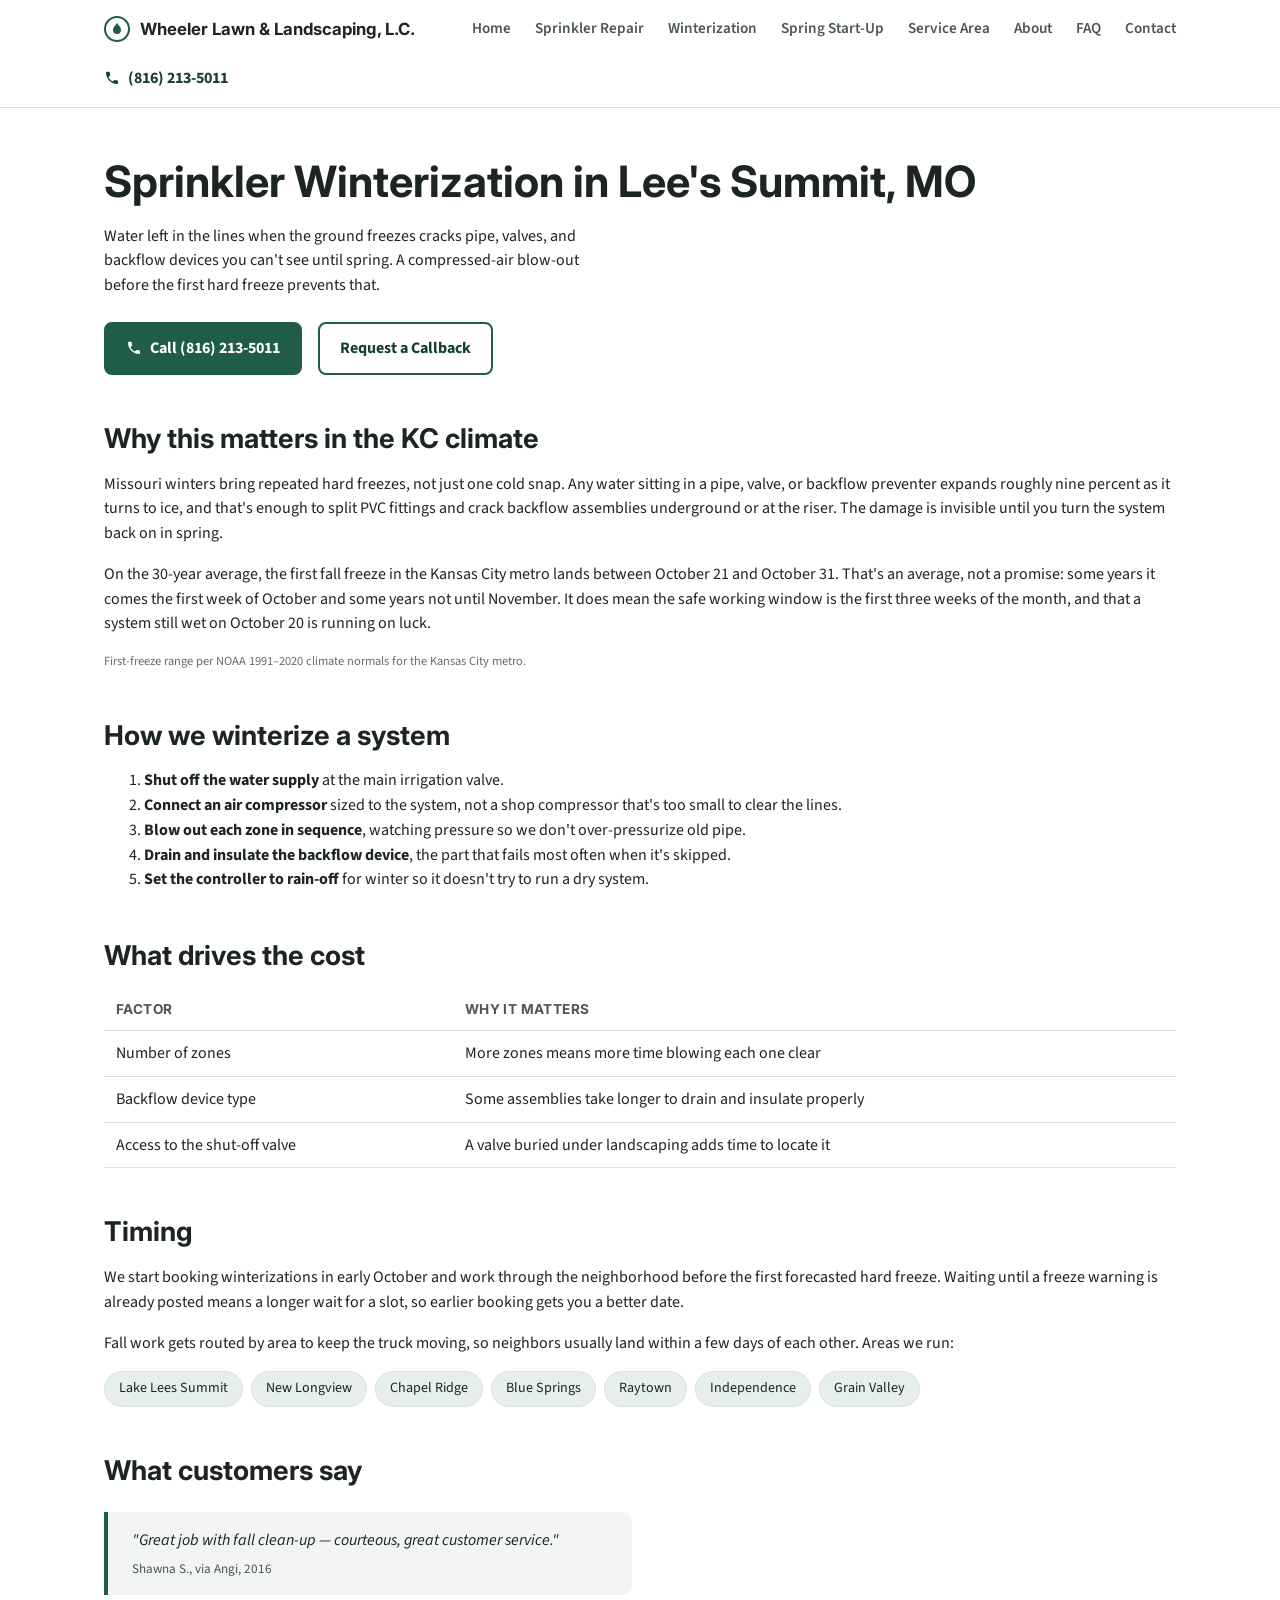
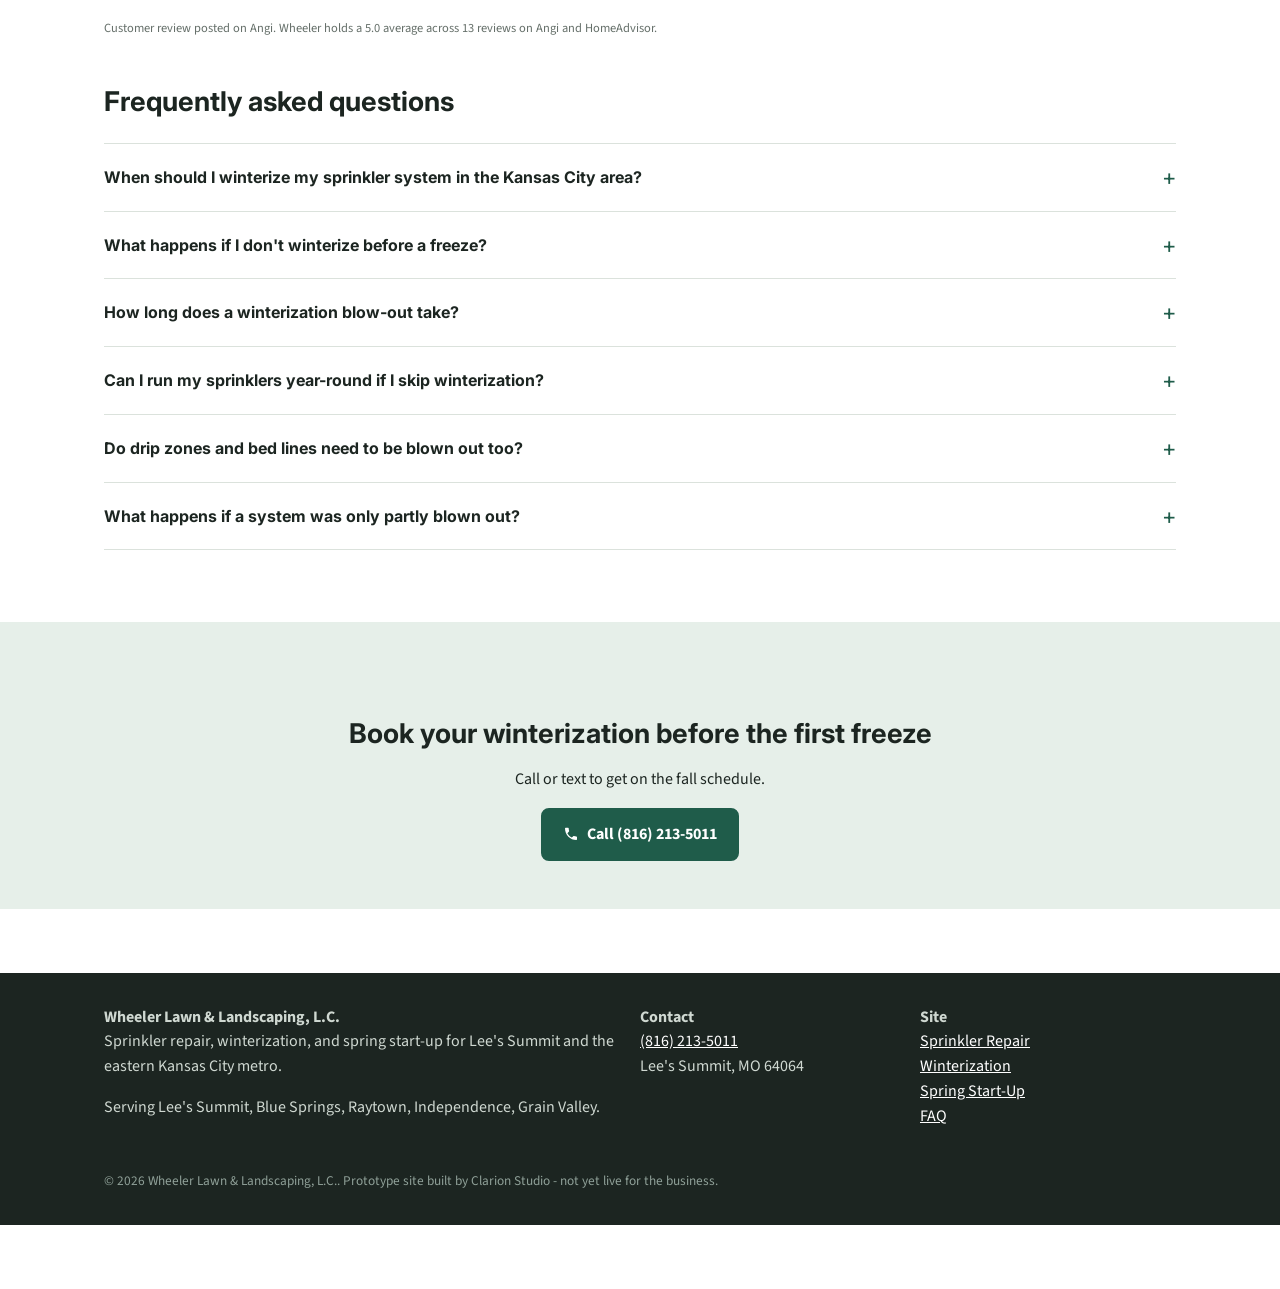
<file: services/winterization.html>
<!doctype html>
<html lang="en">
<head>
<meta charset="utf-8">
<title>Sprinkler Winterization in Lee's Summit, MO</title>
<meta name="description" content="Compressed-air blow-out winterization before the first freeze in Lee's Summit, MO. Protects pipes and backflow devices. Call (816) 213-5011.">
<meta name="viewport" content="width=device-width, initial-scale=1">
<link rel="canonical" href="https://wheeler-lawn-landscaping.pages.dev/services/winterization.html">
  <meta name="robots" content="noindex">
<link rel="preconnect" href="https://fonts.googleapis.com">
<link rel="preconnect" href="https://fonts.gstatic.com" crossorigin>
<link href="https://fonts.googleapis.com/css2?family=Inter:wght@600;700;800&amp;family=Source+Sans+3:wght@400;600&amp;display=swap" rel="stylesheet">
<link rel="stylesheet" href="/styles.css">
<script type="application/ld+json">
{
  "@context": "https://schema.org",
  "@graph": [
    {
      "@type": "HomeAndConstructionBusiness",
      "@id": "https://wheeler-lawn-landscaping.pages.dev/#business",
      "name": "Wheeler Lawn & Landscaping, L.C.",
      "telephone": "+18162135011",
      "url": "https://wheeler-lawn-landscaping.pages.dev/",
      "priceRange": "$$",
      "address": {
        "@type": "PostalAddress",
        "addressLocality": "Lee's Summit",
        "addressRegion": "MO",
        "postalCode": "64064",
        "addressCountry": "US"
      },
      "areaServed": [
        {
          "@type": "City",
          "name": "Lee's Summit"
        },
        {
          "@type": "City",
          "name": "Blue Springs"
        },
        {
          "@type": "City",
          "name": "Raytown"
        },
        {
          "@type": "City",
          "name": "Independence"
        },
        {
          "@type": "City",
          "name": "Grain Valley"
        }
      ]
    },
    {
      "@type": "Service",
      "@id": "https://wheeler-lawn-landscaping.pages.dev/services/winterization.html#service",
      "name": "Sprinkler Winterization",
      "serviceType": "Irrigation system winterization",
      "provider": {
        "@id": "https://wheeler-lawn-landscaping.pages.dev/#business"
      },
      "areaServed": [
        {
          "@type": "City",
          "name": "Lee's Summit"
        },
        {
          "@type": "City",
          "name": "Blue Springs"
        },
        {
          "@type": "City",
          "name": "Raytown"
        },
        {
          "@type": "City",
          "name": "Independence"
        },
        {
          "@type": "City",
          "name": "Grain Valley"
        }
      ]
    },
    {
      "@type": "FAQPage",
      "@id": "https://wheeler-lawn-landscaping.pages.dev/services/winterization.html#faq",
      "mainEntity": [
        {
          "@type": "Question",
          "name": "When should I winterize my sprinkler system in the Kansas City area?",
          "acceptedAnswer": {
            "@type": "Answer",
            "text": "Before the first hard freeze, which typically lands mid-to-late October in this part of Missouri. Frost dates shift year to year, so we watch the forecast and book by neighborhood rather than a single fixed calendar date."
          }
        },
        {
          "@type": "Question",
          "name": "What happens if I don't winterize before a freeze?",
          "acceptedAnswer": {
            "@type": "Answer",
            "text": "Water trapped in the pipes, valves, and backflow device expands as it freezes and cracks the fittings where you can't see it happen. You often don't find out until spring start-up, when a cracked line means a repair bill instead of a routine turn-on."
          }
        },
        {
          "@type": "Question",
          "name": "How long does a winterization blow-out take?",
          "acceptedAnswer": {
            "@type": "Answer",
            "text": "Usually 20 to 30 minutes for a typical residential system. We shut off the water supply, connect an air compressor, and blow each zone clear in sequence, then drain and insulate the backflow device."
          }
        },
        {
          "@type": "Question",
          "name": "Can I run my sprinklers year-round if I skip winterization?",
          "acceptedAnswer": {
            "@type": "Answer",
            "text": "No, not in this climate. Kansas City gets hard freezes every winter, and any water left in irrigation pipe or a backflow assembly will freeze at some point in the season. Skipping the blow-out isn't a shortcut, it's a bet against the weather."
          }
        },
        {
          "@type": "Question",
          "name": "Do drip zones and bed lines need to be blown out too?",
          "acceptedAnswer": {
            "@type": "Answer",
            "text": "Yes. Drip tubing, its filter, and its pressure regulator hold water the same as a lawn zone, and the thin-walled parts split before rigid pipe does. Those zones get blown out at lower pressure than rotor zones so the emitters aren't blown apart in the process."
          }
        },
        {
          "@type": "Question",
          "name": "What happens if a system was only partly blown out?",
          "acceptedAnswer": {
            "@type": "Answer",
            "text": "The zones that got cleared come through winter fine and the ones that didn't are sitting full of water, so you get a system that half works in spring. That's the pattern behind a lot of April calls where two zones run and one is dead. A partial blow-out isn't much better than none on the section that was missed, which is why we run every zone in sequence and confirm each one is pushing air, not water."
          }
        }
      ]
    }
  ]
}
</script>
</head>
<body>
<header class="site-header">
  <div class="wrap">
    <a class="brand" href="/index.html"><svg width="26" height="26" viewBox="0 0 26 26" fill="none" xmlns="http://www.w3.org/2000/svg" aria-hidden="true">
<circle cx="13" cy="13" r="12" stroke="#1f5c4a" stroke-width="2"/>
<path d="M13 6c0 3-4 4-4 8a4 4 0 0 0 8 0c0-4-4-5-4-8z" fill="#1f5c4a"/>
</svg><span>Wheeler Lawn &amp; Landscaping, L.C.</span></a>
    <nav class="primary" aria-label="Primary">
      <a href="/">Home</a>
      <a href="/services/sprinkler-repair.html">Sprinkler Repair</a>
      <a href="/services/winterization.html" aria-current="page">Winterization</a>
      <a href="/services/spring-startup.html">Spring Start-Up</a>
      <a href="/service-area.html">Service Area</a>
      <a href="/about.html">About</a>
      <a href="/faq.html">FAQ</a>
      <a href="/contact.html">Contact</a>
    </nav>
    <a class="header-phone" href="tel:+18162135011"><svg width="16" height="16" viewBox="0 0 24 24" fill="none" aria-hidden="true"><path d="M6.6 10.8c1.4 2.8 3.8 5.2 6.6 6.6l2.2-2.2c.3-.3.7-.4 1-.2 1.1.4 2.3.6 3.6.6.6 0 1 .4 1 1V20c0 .6-.4 1-1 1C10.9 21 3 13.1 3 3.6c0-.6.4-1 1-1H7.6c.6 0 1 .4 1 1 0 1.3.2 2.5.6 3.6.1.4 0 .8-.2 1L6.6 10.8z" fill="currentColor"/></svg>(816) 213-5011</a>
  </div>
</header>
<main>

<section class="section-pad">
  <div class="wrap">
    <h1>Sprinkler Winterization in Lee's Summit, MO</h1>
    <p class="lede" style="max-width:60ch">Water left in the lines when the ground freezes cracks pipe, valves, and backflow devices you can't see until spring. A compressed-air blow-out before the first hard freeze prevents that.</p>
    <div class="hero-cta">
      <a class="btn btn-primary" href="tel:+18162135011"><svg width="16" height="16" viewBox="0 0 24 24" fill="none" aria-hidden="true"><path d="M6.6 10.8c1.4 2.8 3.8 5.2 6.6 6.6l2.2-2.2c.3-.3.7-.4 1-.2 1.1.4 2.3.6 3.6.6.6 0 1 .4 1 1V20c0 .6-.4 1-1 1C10.9 21 3 13.1 3 3.6c0-.6.4-1 1-1H7.6c.6 0 1 .4 1 1 0 1.3.2 2.5.6 3.6.1.4 0 .8-.2 1L6.6 10.8z" fill="currentColor"/></svg>Call (816) 213-5011</a>
      <a class="btn btn-secondary" href="/contact.html">Request a Callback</a>
    </div>

    <h2>Why this matters in the KC climate</h2>
    <p>Missouri winters bring repeated hard freezes, not just one cold snap. Any water sitting in a pipe, valve, or backflow preventer expands roughly nine percent as it turns to ice, and that's enough to split PVC fittings and crack backflow assemblies underground or at the riser. The damage is invisible until you turn the system back on in spring.</p>
    <p>On the 30-year average, the first fall freeze in the Kansas City metro lands between October 21 and October 31. That's an average, not a promise: some years it comes the first week of October and some years not until November. It does mean the safe working window is the first three weeks of the month, and that a system still wet on October 20 is running on luck.</p>
    <p class="source-note">First-freeze range per NOAA 1991&ndash;2020 climate normals for the Kansas City metro.</p>

    <h2>How we winterize a system</h2>
    <ol>
      <li><strong>Shut off the water supply</strong> at the main irrigation valve.</li>
      <li><strong>Connect an air compressor</strong> sized to the system, not a shop compressor that's too small to clear the lines.</li>
      <li><strong>Blow out each zone in sequence</strong>, watching pressure so we don't over-pressurize old pipe.</li>
      <li><strong>Drain and insulate the backflow device</strong>, the part that fails most often when it's skipped.</li>
      <li><strong>Set the controller to rain-off</strong> for winter so it doesn't try to run a dry system.</li>
    </ol>

    <h2>What drives the cost</h2>
    <table>
      <tr><th>Factor</th><th>Why it matters</th></tr>
      <tr><td>Number of zones</td><td>More zones means more time blowing each one clear</td></tr>
      <tr><td>Backflow device type</td><td>Some assemblies take longer to drain and insulate properly</td></tr>
      <tr><td>Access to the shut-off valve</td><td>A valve buried under landscaping adds time to locate it</td></tr>
    </table>

    <h2>Timing</h2>
    <p>We start booking winterizations in early October and work through the neighborhood before the first forecasted hard freeze. Waiting until a freeze warning is already posted means a longer wait for a slot, so earlier booking gets you a better date.</p>
    <p>Fall work gets routed by area to keep the truck moving, so neighbors usually land within a few days of each other. Areas we run:</p>
    <div class="chip-list">
      <span class="chip">Lake Lees Summit</span>
      <span class="chip">New Longview</span>
      <span class="chip">Chapel Ridge</span>
      <span class="chip">Blue Springs</span>
      <span class="chip">Raytown</span>
      <span class="chip">Independence</span>
      <span class="chip">Grain Valley</span>
    </div>

    <h2>What customers say</h2>
    <div class="review-grid">
      <div class="review-card">
        <p>"Great job with fall clean-up &mdash; courteous, great customer service."</p>
        <cite>Shawna S., via Angi, 2016</cite>
      </div>
    </div>
    <p class="source-note">Customer review posted on Angi. Wheeler holds a 5.0 average across 13 reviews on Angi and HomeAdvisor.</p>

    <h2>Frequently asked questions</h2>
    <div class="faq-accordion">
      <details class="faq-item"><summary>When should I winterize my sprinkler system in the Kansas City area?</summary><p class="answer">Before the first hard freeze, which typically lands mid-to-late October in this part of Missouri. Frost dates shift year to year, so we watch the forecast and book by neighborhood rather than a single fixed calendar date.</p></details>
      <details class="faq-item"><summary>What happens if I don't winterize before a freeze?</summary><p class="answer">Water trapped in the pipes, valves, and backflow device expands as it freezes and cracks the fittings where you can't see it happen. You often don't find out until spring start-up, when a cracked line means a repair bill instead of a routine turn-on.</p></details>
      <details class="faq-item"><summary>How long does a winterization blow-out take?</summary><p class="answer">Usually 20 to 30 minutes for a typical residential system. We shut off the water supply, connect an air compressor, and blow each zone clear in sequence, then drain and insulate the backflow device.</p></details>
      <details class="faq-item"><summary>Can I run my sprinklers year-round if I skip winterization?</summary><p class="answer">No, not in this climate. Kansas City gets hard freezes every winter, and any water left in irrigation pipe or a backflow assembly will freeze at some point in the season. Skipping the blow-out isn't a shortcut, it's a bet against the weather.</p></details>
      <details class="faq-item"><summary>Do drip zones and bed lines need to be blown out too?</summary><p class="answer">Yes. Drip tubing, its filter, and its pressure regulator hold water the same as a lawn zone, and the thin-walled parts split before rigid pipe does. Those zones get blown out at lower pressure than rotor zones so the emitters aren't blown apart in the process.</p></details>
      <details class="faq-item"><summary>What happens if a system was only partly blown out?</summary><p class="answer">The zones that got cleared come through winter fine and the ones that didn't are sitting full of water, so you get a system that half works in spring. That's the pattern behind a lot of April calls where two zones run and one is dead. A partial blow-out isn't much better than none on the section that was missed, which is why we run every zone in sequence and confirm each one is pushing air, not water.</p></details>
    </div>
  </div>
</section>
<section class="section-pad" style="background:var(--accent-soft)">
  <div class="wrap" style="text-align:center">
    <h2>Book your winterization before the first freeze</h2>
    <p>Call or text to get on the fall schedule.</p>
    <a class="btn btn-primary" href="tel:+18162135011"><svg width="16" height="16" viewBox="0 0 24 24" fill="none" aria-hidden="true"><path d="M6.6 10.8c1.4 2.8 3.8 5.2 6.6 6.6l2.2-2.2c.3-.3.7-.4 1-.2 1.1.4 2.3.6 3.6.6.6 0 1 .4 1 1V20c0 .6-.4 1-1 1C10.9 21 3 13.1 3 3.6c0-.6.4-1 1-1H7.6c.6 0 1 .4 1 1 0 1.3.2 2.5.6 3.6.1.4 0 .8-.2 1L6.6 10.8z" fill="currentColor"/></svg>Call (816) 213-5011</a>
  </div>
</section>

</main>
<footer class="site-footer">
  <div class="wrap">
    <div class="foot-grid">
      <div>
        <strong>Wheeler Lawn &amp; Landscaping, L.C.</strong>
        <p>Sprinkler repair, winterization, and spring start-up for Lee's Summit and the eastern Kansas City metro.</p>
        <p>Serving Lee's Summit, Blue Springs, Raytown, Independence, Grain Valley.</p>
      </div>
      <div>
        <strong>Contact</strong>
        <p><a href="tel:+18162135011">(816) 213-5011</a><br>Lee's Summit, MO 64064</p>
      </div>
      <div>
        <strong>Site</strong>
        <p><a href="/services/sprinkler-repair.html">Sprinkler Repair</a><br>
        <a href="/services/winterization.html">Winterization</a><br>
        <a href="/services/spring-startup.html">Spring Start-Up</a><br>
        <a href="/faq.html">FAQ</a></p>
      </div>
    </div>
    <small>&copy; 2026 Wheeler Lawn &amp; Landscaping, L.C.. Prototype site built by Clarion Studio - not yet live for the business.</small>
  </div>
</footer>
<div class="call-bar">
  <div class="wrap">
    <a class="call" href="tel:+18162135011"><svg width="16" height="16" viewBox="0 0 24 24" fill="none" aria-hidden="true"><path d="M6.6 10.8c1.4 2.8 3.8 5.2 6.6 6.6l2.2-2.2c.3-.3.7-.4 1-.2 1.1.4 2.3.6 3.6.6.6 0 1 .4 1 1V20c0 .6-.4 1-1 1C10.9 21 3 13.1 3 3.6c0-.6.4-1 1-1H7.6c.6 0 1 .4 1 1 0 1.3.2 2.5.6 3.6.1.4 0 .8-.2 1L6.6 10.8z" fill="currentColor"/></svg>Call (816) 213-5011</a>
    <a class="text" href="tel:+18162135011"><svg width="16" height="16" viewBox="0 0 24 24" fill="none" aria-hidden="true"><path d="M4 4h16v12H7l-3 3V4z" fill="currentColor"/></svg>Text Us</a>
  </div>
</div>
</body>
</html>
</file>
<file: styles.css>
/* Wheeler Lawn & Landscaping — prototype site styles */
:root{
  --ink:#1c2521;
  --ink-soft:#4b5750;
  --paper:#ffffff;
  --paper-soft:#f2f5f1;
  --line:#dbe2dc;
  --accent:#1f5c4a;
  --accent-dark:#153f34;
  --accent-soft:#e6efe9;
  --sky:#2c6e8f;
  --radius:10px;
  --max:1120px;
  --sp-1:8px;
  --sp-2:16px;
  --sp-3:24px;
  --sp-4:32px;
  --sp-5:48px;
  --sp-6:64px;
}
*{box-sizing:border-box}
html{-webkit-text-size-adjust:100%}
body{
  margin:0;
  font-family:"Source Sans 3", Arial, Helvetica, sans-serif;
  color:var(--ink);
  background:var(--paper);
  line-height:1.55;
  padding-bottom:64px; /* room for sticky call bar on mobile */
}
h1,h2,h3{
  font-family:"Inter", Arial, Helvetica, sans-serif;
  font-weight:700;
  line-height:1.2;
  color:var(--ink);
  margin:0 0 var(--sp-2);
}
h1{font-size:clamp(1.9rem,4.5vw,2.7rem)}
h2{font-size:clamp(1.35rem,3vw,1.7rem);margin-top:var(--sp-5)}
h3{font-size:1.15rem;margin-top:var(--sp-3)}
p{margin:0 0 var(--sp-2)}
a{color:var(--accent)}
a:hover{color:var(--accent-dark)}
.wrap{max-width:var(--max);margin:0 auto;padding:0 var(--sp-3)}
img{max-width:100%;display:block}

/* header */
.site-header{border-bottom:1px solid var(--line);background:var(--paper)}
.site-header .wrap{display:flex;align-items:center;justify-content:space-between;padding-top:var(--sp-2);padding-bottom:var(--sp-2);gap:var(--sp-3);flex-wrap:wrap}
.brand{display:flex;align-items:center;gap:10px;font-family:"Inter",sans-serif;font-weight:700;font-size:1.05rem;color:var(--ink);text-decoration:none}
.brand svg{flex:none}
nav.primary{display:flex;gap:var(--sp-3);flex-wrap:wrap;font-size:.95rem}
nav.primary a{color:var(--ink-soft);text-decoration:none;font-weight:600}
nav.primary a:hover{color:var(--accent)}
.header-phone{display:flex;align-items:center;gap:8px;font-weight:700;color:var(--accent-dark);text-decoration:none;white-space:nowrap}
.header-phone svg{flex:none}

/* hero */
.hero{background:var(--accent-soft);border-bottom:1px solid var(--line)}
.hero .wrap{padding-top:var(--sp-6);padding-bottom:var(--sp-6);display:grid;grid-template-columns:1.1fr .9fr;gap:var(--sp-5);align-items:center}
.hero .eyebrow{display:inline-block;font-size:.82rem;font-weight:700;letter-spacing:.04em;text-transform:uppercase;color:var(--accent-dark);background:#fff;border:1px solid var(--accent);border-radius:999px;padding:4px 12px;margin-bottom:var(--sp-2)}
.hero .lede{font-size:1.1rem;color:var(--ink-soft);max-width:46ch}
.hero-cta{display:flex;gap:var(--sp-2);flex-wrap:wrap;margin-top:var(--sp-3)}
.hero-art{display:flex;align-items:center;justify-content:center}
.proof-line{margin-top:var(--sp-3);font-size:.95rem;color:var(--ink-soft);display:flex;align-items:center;gap:8px}

/* buttons */
.btn{display:inline-flex;align-items:center;gap:8px;font-weight:700;text-decoration:none;padding:12px 20px;border-radius:8px;font-size:1rem;border:2px solid var(--accent)}
.btn-primary{background:var(--accent);color:#fff}
.btn-primary:hover{background:var(--accent-dark);border-color:var(--accent-dark);color:#fff}
.btn-secondary{background:transparent;color:var(--accent-dark)}
.btn-secondary:hover{background:#fff}

/* sections */
section{padding:var(--sp-2) 0}
.section-pad{padding:var(--sp-5) 0}
.grid-3{display:grid;grid-template-columns:repeat(3,1fr);gap:var(--sp-3)}
.grid-2{display:grid;grid-template-columns:1fr 1fr;gap:var(--sp-3)}
.card{background:var(--paper-soft);border:1px solid var(--line);border-radius:var(--radius);padding:var(--sp-3)}
.card h3{margin-top:0}
.facts{display:grid;grid-template-columns:repeat(4,1fr);gap:var(--sp-2);text-align:center}
.facts .fact strong{display:block;font-family:"Inter",sans-serif;font-size:1.5rem;color:var(--accent-dark)}
.facts .fact span{font-size:.85rem;color:var(--ink-soft)}

/* qa blocks */
.qa{border-top:1px solid var(--line);padding:var(--sp-3) 0}
.qa:first-of-type{border-top:none}
.qa h2,.qa h3{margin-top:0}
.qa .answer{color:var(--ink-soft)}

/* review */
.review{border-left:4px solid var(--accent);padding:var(--sp-2) var(--sp-3);background:var(--paper-soft);border-radius:0 var(--radius) var(--radius) 0}
.review p{font-style:italic;margin-bottom:6px}
.review cite{font-style:normal;font-size:.85rem;color:var(--ink-soft)}

/* tables */
table{width:100%;border-collapse:collapse;margin:var(--sp-2) 0}
th,td{text-align:left;padding:10px 12px;border-bottom:1px solid var(--line)}
th{font-family:"Inter",sans-serif;font-size:.85rem;text-transform:uppercase;letter-spacing:.03em;color:var(--ink-soft)}

/* service area list */
.area-list{display:grid;grid-template-columns:repeat(3,1fr);gap:8px 24px;list-style:none;margin:var(--sp-2) 0;padding:0}
.area-list li{padding:8px 0;border-bottom:1px dashed var(--line)}

/* placeholders */
.tbd{background:#fff4d6;color:#6b4e00;padding:1px 6px;border-radius:4px;font-size:.92em}

/* footer */
footer.site-footer{background:var(--ink);color:#cfd8d1;margin-top:var(--sp-6)}
footer.site-footer .wrap{padding:var(--sp-4) var(--sp-3)}
footer.site-footer a{color:#fff}
footer.site-footer .foot-grid{display:grid;grid-template-columns:2fr 1fr 1fr;gap:var(--sp-3);margin-bottom:var(--sp-3)}
footer.site-footer small{color:#8fa098}

/* sticky mobile call bar */
.call-bar{position:fixed;left:0;right:0;bottom:0;display:none;background:var(--accent-dark);color:#fff;z-index:50;box-shadow:0 -2px 10px rgba(0,0,0,.15)}
.call-bar .wrap{display:flex;padding:0;max-width:none}
.call-bar a{flex:1;text-align:center;padding:14px 10px;color:#fff;text-decoration:none;font-weight:700;font-size:.95rem;display:flex;align-items:center;justify-content:center;gap:8px}
.call-bar a.call{background:var(--accent)}
.call-bar a.text{background:var(--accent-dark);border-left:1px solid rgba(255,255,255,.2)}

@media (max-width:860px){
  .hero .wrap{grid-template-columns:1fr}
  .hero-art{order:-1;max-width:220px;margin:0 auto}
  .grid-3{grid-template-columns:1fr}
  .grid-2{grid-template-columns:1fr}
  .facts{grid-template-columns:repeat(2,1fr)}
  .area-list{grid-template-columns:repeat(2,1fr)}
  footer.site-footer .foot-grid{grid-template-columns:1fr}
  .call-bar{display:block}
  body{padding-bottom:56px}
}
@media (max-width:480px){
  .area-list{grid-template-columns:1fr}
}

/* trust bar — concrete stat chips */
.trust-bar{display:grid;grid-template-columns:repeat(4,1fr);gap:var(--sp-2);margin:var(--sp-3) 0}
.trust-chip{background:var(--paper);border:1px solid var(--line);border-radius:var(--radius);padding:var(--sp-2);text-align:center}
.trust-chip strong{display:block;font-family:"Inter",sans-serif;font-size:1.05rem;color:var(--accent-dark);margin-bottom:2px}
.trust-chip span{font-size:.8rem;color:var(--ink-soft)}
.trust-chip small{display:block;font-size:.72rem;color:var(--ink-soft);opacity:.8;margin-top:2px}

/* review grid — real attributed testimonials */
.review-grid{display:grid;grid-template-columns:repeat(2,1fr);gap:var(--sp-2);margin:var(--sp-3) 0}
.review-card{border-left:4px solid var(--accent);padding:var(--sp-2) var(--sp-3);background:var(--paper-soft);border-radius:0 var(--radius) var(--radius) 0}
.review-card p{font-style:italic;margin-bottom:6px}
.review-card cite{font-style:normal;font-size:.82rem;color:var(--ink-soft);display:block}

/* local-detail callout */
.local-detail{background:var(--paper-soft);border:1px solid var(--line);border-left:4px solid var(--sky);border-radius:0 var(--radius) var(--radius) 0;padding:var(--sp-3);margin:var(--sp-3) 0}
.local-detail h3{margin-top:0;font-size:1rem;color:var(--accent-dark)}
.local-detail p:last-child{margin-bottom:0}

/* native <details> accordion — deploy-safe, zero JS, content present without it */
.faq-accordion{border-top:1px solid var(--line);margin:var(--sp-3) 0}
details.faq-item{border-bottom:1px solid var(--line)}
details.faq-item summary{cursor:pointer;list-style:none;padding:var(--sp-2) 0;font-family:"Inter",sans-serif;font-weight:700;font-size:1rem;display:flex;justify-content:space-between;align-items:center;gap:var(--sp-2)}
details.faq-item summary::-webkit-details-marker{display:none}
details.faq-item summary::after{content:"+";font-size:1.4rem;font-weight:400;color:var(--accent);flex:none;transition:transform .15s ease}
details.faq-item[open] summary::after{transform:rotate(45deg)}
details.faq-item .answer{color:var(--ink-soft);padding-bottom:var(--sp-2);margin:0}
details.faq-item summary:hover{color:var(--accent-dark)}

/* neighborhood chip list */
.chip-list{display:flex;flex-wrap:wrap;gap:8px;margin:var(--sp-2) 0}
.chip-list .chip{background:var(--accent-soft);border:1px solid var(--line);border-radius:999px;padding:6px 14px;font-size:.88rem;color:var(--ink)}

/* source note — honest attribution for directory-sourced facts */
.source-note{font-size:.78rem;color:var(--ink-soft);opacity:.85}

@media (max-width:860px){
  .trust-bar{grid-template-columns:repeat(2,1fr)}
  .review-grid{grid-template-columns:1fr}
}
</file>
